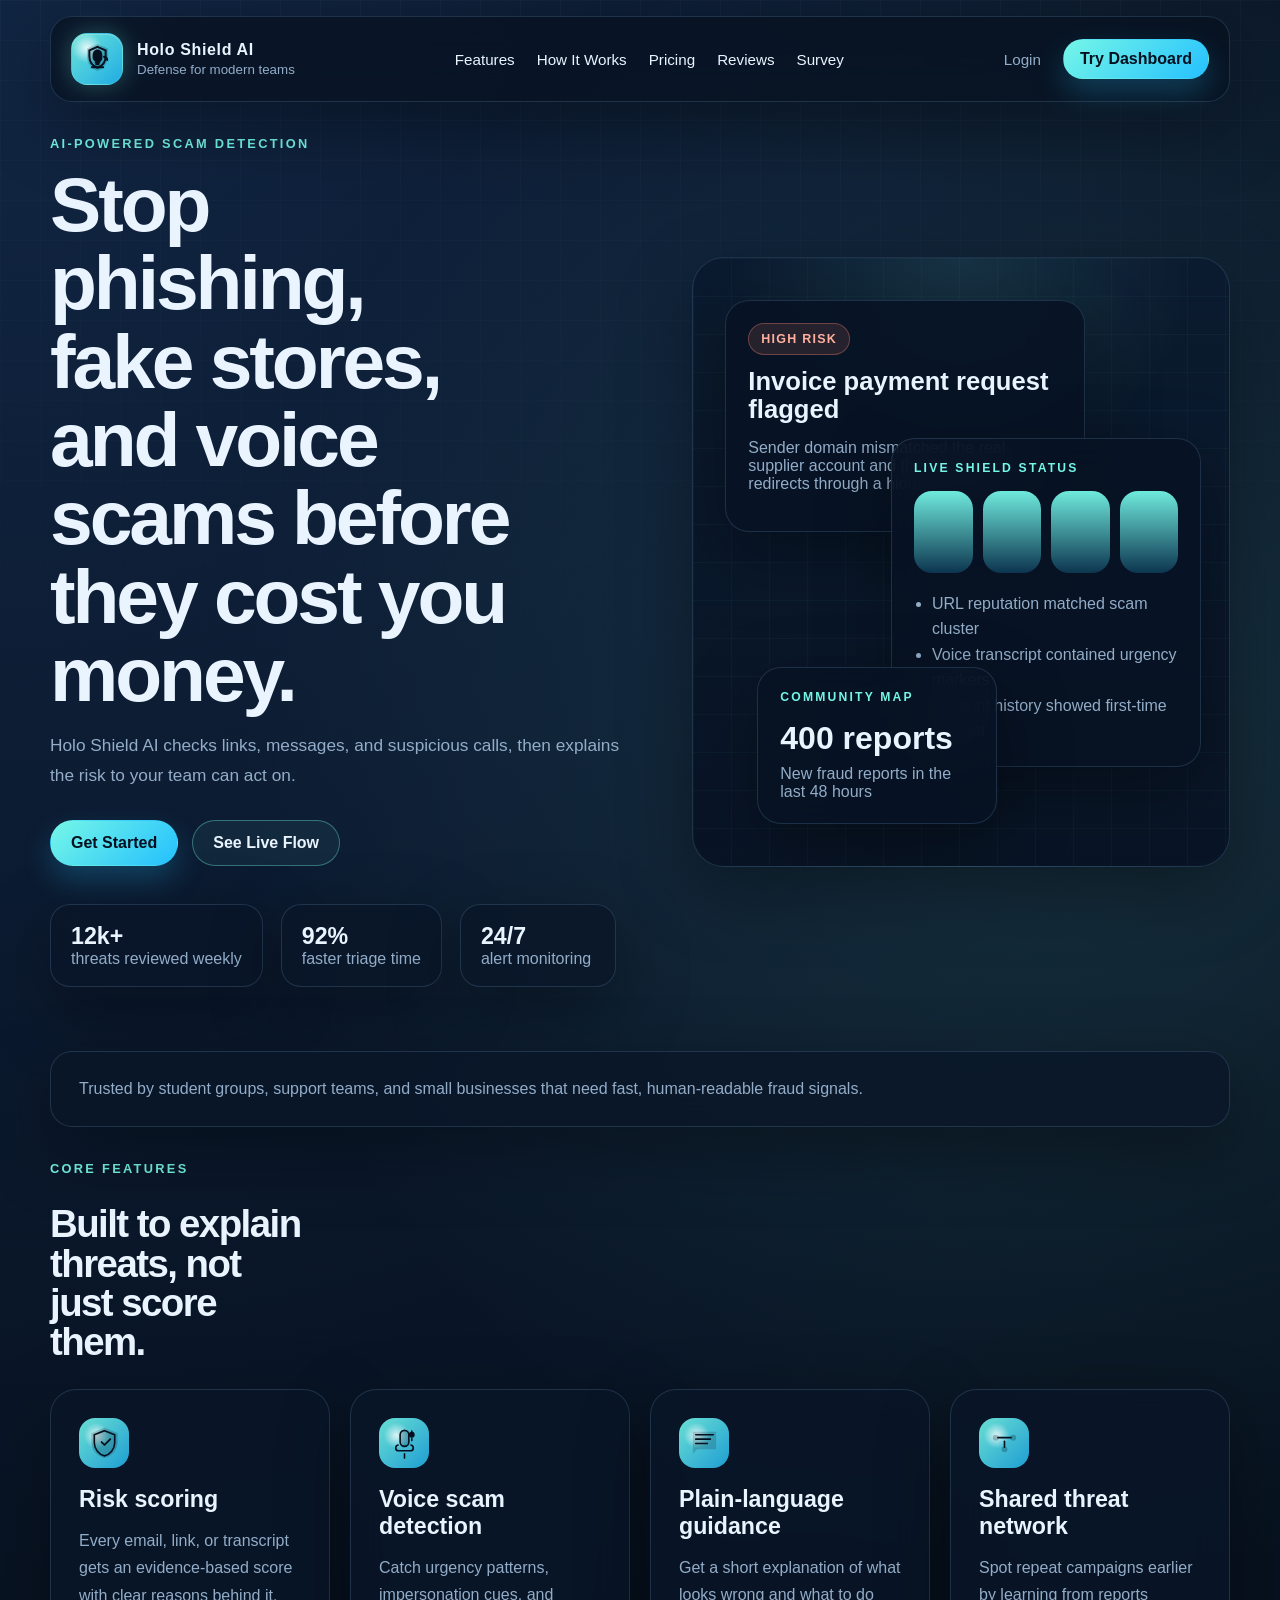
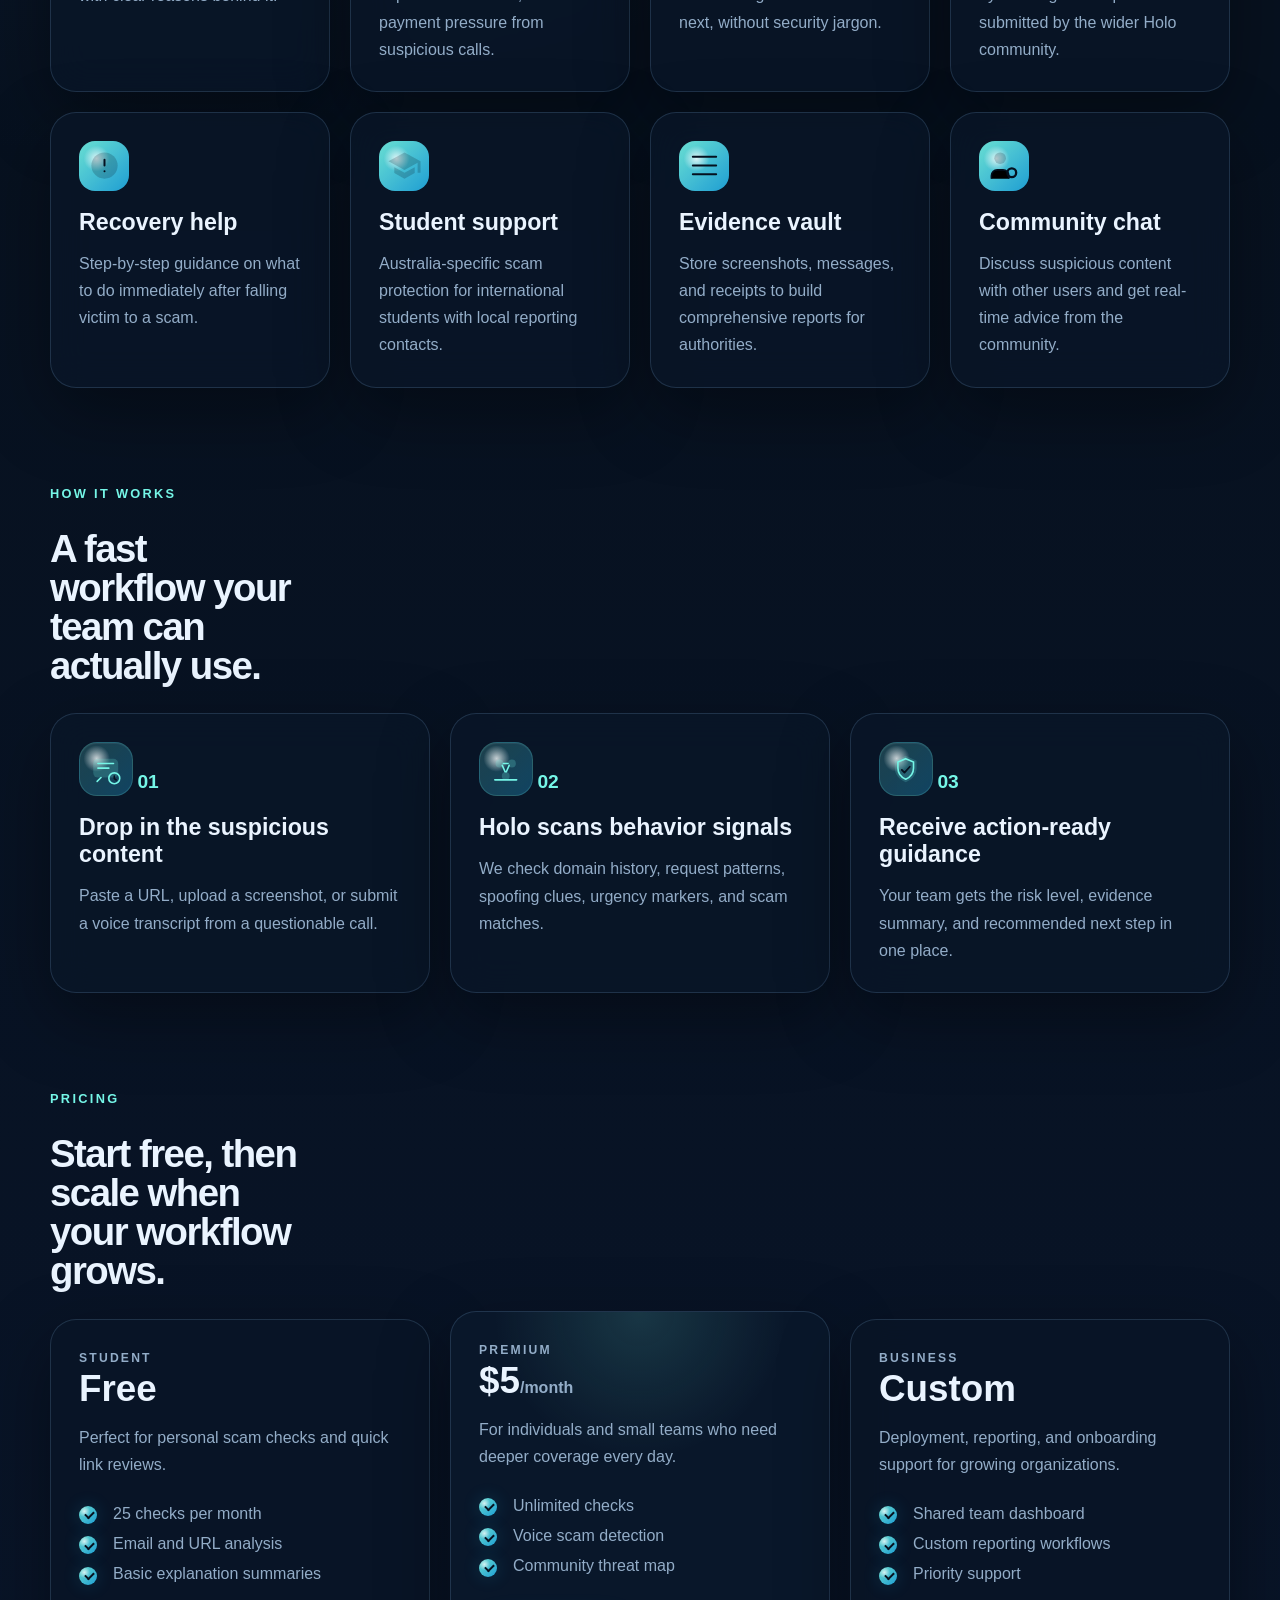
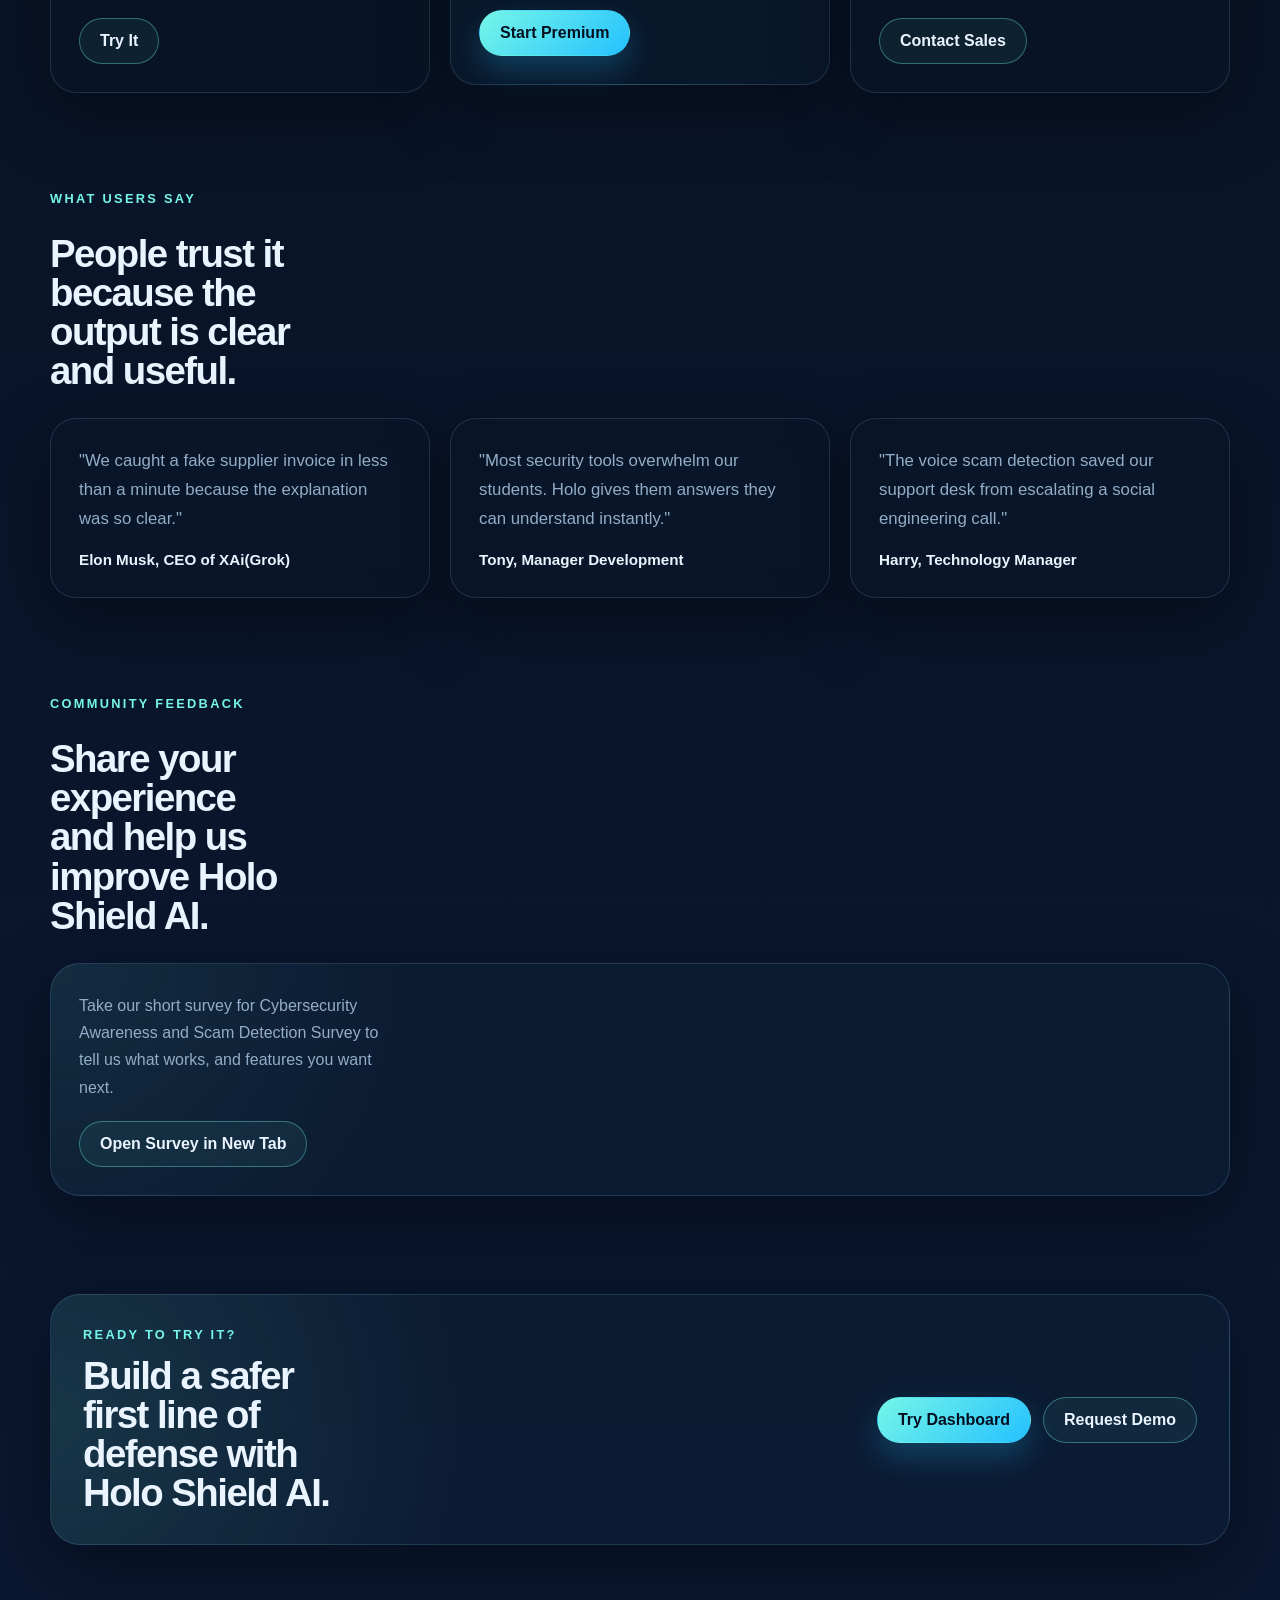
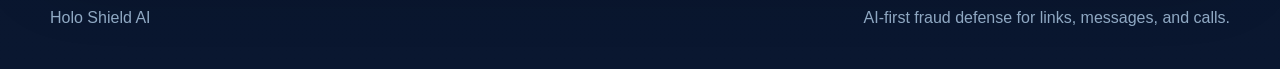
<file: index.html>
<!DOCTYPE html>
<html lang="en">
<head>
  <meta charset="UTF-8">
  <meta name="viewport" content="width=device-width, initial-scale=1.0">
  <title>Holo Shield AI</title>
  <link rel="stylesheet" href="Holo.css">
</head>
<body>
  <div class="site-shell">
    <header class="topbar">
      <a class="brand" href="#home">
        <span class="brand-mark" aria-hidden="true">
          <svg viewBox="0 0 48 48" focusable="false">
            <path d="M24 5l13 5.6v9.3c0 8.1-5 15.4-13 18.1-8-2.7-13-10-13-18.1v-9.3L24 5z" fill="currentColor" opacity="0.18"/>
            <path d="M24 8.4l10 4.4v7.1c0 6.3-3.8 11.9-10 14.2-6.2-2.3-10-7.9-10-14.2v-7.1L24 8.4z" fill="none" stroke="currentColor" stroke-width="2"/>
            <path d="M18 19c0-4.6 2.6-7.4 6-7.4s6 2.8 6 7.4v3.1c0 1.5-.6 2.9-1.8 3.9l-1.8 1.5V31h-5v-4.2l-1.6-1.3c-1.2-1-1.8-2.4-1.8-3.9V19z" fill="currentColor"/>
            <path d="M19.5 19.2h9" fill="none" stroke="var(--bg)" stroke-width="1.8" stroke-linecap="round"/>
            <path d="M17 33.5h14" fill="none" stroke="currentColor" stroke-width="2" stroke-linecap="round"/>
            <path d="M24 14.5v10.2" fill="none" stroke="var(--bg)" stroke-width="1.8" stroke-linecap="round"/>
            <path d="M21.6 27.6h4.8" fill="none" stroke="var(--bg)" stroke-width="1.8" stroke-linecap="round"/>
            <path d="M32 20.5c2.4.4 4 1.8 4 4.2" fill="none" stroke="currentColor" stroke-width="2" stroke-linecap="round"/>
          </svg>
        </span>
        <span class="brand-copy">
          <strong>Holo Shield AI</strong>
          <small>Defense for modern teams</small>
        </span>
      </a>

      <nav class="nav">
        <a href="#features">Features</a>
        <a href="#workflow">How It Works</a>
        <a href="#pricing">Pricing</a>
        <a href="#reviews">Reviews</a>
        <a href="#survey">Survey</a>
      </nav>

      <div class="nav-actions">
        <a class="text-link" href="Login.html">Login</a>
        <a class="button button-small" href="dashboard.html">Try Dashboard</a>
      </div>
    </header>

    <main id="home">
      <section class="hero section">
        <div class="hero-copy">
          <p class="eyebrow">AI-powered scam detection</p>
          <h1>Stop phishing, fake stores, and voice scams before they cost you money.</h1>
          <p class="lead">
            Holo Shield AI checks links, messages, and suspicious calls, then explains the risk to your team can act on.
          </p>

          <div class="hero-actions">
            <a class="button" href="dashboard.html">Get Started</a>
            <a class="button button-ghost" href="#workflow">See Live Flow</a>
          </div>

          <div class="hero-stats">
            <article>
              <strong>12k+</strong>
              <span>threats reviewed weekly</span>
            </article>
            <article>
              <strong>92%</strong>
              <span>faster triage time</span>
            </article>
            <article>
              <strong>24/7</strong>
              <span>alert monitoring</span>
            </article>
          </div>
        </div>

        <div class="hero-panel" aria-label="Holo Shield dashboard preview">
          <div class="panel-grid"></div>

          <article class="float-card alert-card">
            <div class="badge badge-danger">High Risk</div>
            <h2>Invoice payment request flagged</h2>
            <p>Sender domain mismatched the real supplier account and the payment link redirects through a hidden tracker.</p>
          </article>

          <article class="float-card signal-card">
            <p class="card-label">Live Shield Status</p>
            <div class="signal-meter">
              <span></span>
              <span></span>
              <span></span>
              <span></span>
            </div>
            <ul class="signal-list">
              <li>URL reputation matched scam cluster</li>
              <li>Voice transcript contained urgency markers</li>
              <li>Account history showed first-time request</li>
            </ul>
          </article>

          <article class="float-card mini-card">
            <p class="card-label">Community map</p>
            <strong>400 reports</strong>
            <span>New fraud reports in the last 48 hours</span>
          </article>
        </div>
      </section>

      <section class="trust-strip section">
        <p>Trusted by student groups, support teams, and small businesses that need fast, human-readable fraud signals.</p>
      </section>

      <section class="features section" id="features">
        <div class="section-heading">
          <p class="eyebrow">Core Features</p>
          <h2>Built to explain threats, not just score them.</h2>
        </div>

        <div class="feature-grid">
          <article class="feature-card">
            <span class="feature-icon" aria-hidden="true">
              <svg viewBox="0 0 24 24" aria-hidden="true" focusable="false">
                <path d="M12 1L3 5v6c0 5.25 3.91 9.73 9 11 5.09-1.27 9-5.75 9-11V5l-9-4z" fill="currentColor" opacity="0.2"/>
                <path d="M12 3.2L19 6v5.5c0 4.37-3.24 8.12-7 9-3.76-.88-7-4.63-7-9V6l7-2.8z" fill="transparent" stroke="currentColor" stroke-width="1.6"/>
                <path d="M10 11l2 2 4-4" fill="none" stroke="var(--bg)" stroke-width="1.8" stroke-linecap="round" stroke-linejoin="round"/>
              </svg>
            </span>
            <h3>Risk scoring</h3>
            <p>Every email, link, or transcript gets an evidence-based score with clear reasons behind it.</p>
          </article>

          <article class="feature-card">
            <span class="feature-icon" aria-hidden="true">
              <svg viewBox="0 0 24 24" aria-hidden="true" focusable="false">
                <path d="M12 3a3 3 0 0 1 3 3v5a3 3 0 0 1-6 0V6a3 3 0 0 1 3-3z" fill="currentColor" opacity="0.2"/>
                <path d="M9 6a3 3 0 0 1 6 0v5a3 3 0 0 1-6 0V6z" fill="none" stroke="currentColor" stroke-width="1.6"/>
                <path d="M8 13c-1.1 0-2 .9-2 2s.9 2 2 2h8c1.1 0 2-.9 2-2s-.9-2-2-2" fill="none" stroke="currentColor" stroke-width="1.6"/>
                <path d="M12 19v3" stroke="currentColor" stroke-width="1.6" stroke-linecap="round"/>
                <circle cx="17" cy="6" r="2" fill="currentColor"/>
                <path d="M17 3.5v1.5M17 8.5v1.5" stroke="currentColor" stroke-width="1.6" stroke-linecap="round"/>
              </svg>
            </span>
            <h3>Voice scam detection</h3>
            <p>Catch urgency patterns, impersonation cues, and payment pressure from suspicious calls.</p>
          </article>

          <article class="feature-card">
            <span class="feature-icon" aria-hidden="true">
              <svg viewBox="0 0 24 24" aria-hidden="true" focusable="false">
                <path d="M4 4h16v12H7l-3 3V4z" fill="currentColor" opacity="0.18"/>
                <path d="M6 6h12M6 9h10M6 12h8" fill="none" stroke="currentColor" stroke-width="1.6" stroke-linecap="round"/>
              </svg>
            </span>
            <h3>Plain-language guidance</h3>
            <p>Get a short explanation of what looks wrong and what to do next, without security jargon.</p>
          </article>

          <article class="feature-card">
            <span class="feature-icon" aria-hidden="true">
              <svg viewBox="0 0 24 24" aria-hidden="true" focusable="false">
                <circle cx="6" cy="8" r="2" fill="currentColor" opacity="0.25"/>
                <circle cx="18" cy="8" r="2" fill="currentColor" opacity="0.25"/>
                <circle cx="12" cy="16" r="2" fill="currentColor" opacity="0.25"/>
                <path d="M7.5 8h9" stroke="currentColor" stroke-width="1.6" stroke-linecap="round"/>
                <path d="M12 10.5v4" stroke="currentColor" stroke-width="1.6" stroke-linecap="round"/>
              </svg>
            </span>
            <h3>Shared threat network</h3>
            <p>Spot repeat campaigns earlier by learning from reports submitted by the wider Holo community.</p>
          </article>

          <article class="feature-card">
            <span class="feature-icon" aria-hidden="true">
              <svg viewBox="0 0 24 24" aria-hidden="true" focusable="false">
                <circle cx="12" cy="12" r="9" fill="currentColor" opacity="0.2"/>
                <path d="M12 8v4M12 16h.01" stroke="currentColor" stroke-width="2" stroke-linecap="round"/>
              </svg>
            </span>
            <h3>Recovery help</h3>
            <p>Step-by-step guidance on what to do immediately after falling victim to a scam.</p>
          </article>

          <article class="feature-card">
            <span class="feature-icon" aria-hidden="true">
              <svg viewBox="0 0 24 24" aria-hidden="true" focusable="false">
                <path d="M12 3L1 9l11 6 9-4.91V17h2V9L12 3z" fill="currentColor" opacity="0.2"/>
                <path d="M5 13.18v4L12 21l7-3.82v-4L12 17l-7-3.82z" fill="currentColor" opacity="0.2"/>
              </svg>
            </span>
            <h3>Student support</h3>
            <p>Australia-specific scam protection for international students with local reporting contacts.</p>
          </article>

          <article class="feature-card">
            <span class="feature-icon" aria-hidden="true">
              <svg viewBox="0 0 24 24" aria-hidden="true" focusable="false">
                <path d="M4 6h16M4 12h16M4 18h16" stroke="currentColor" stroke-width="2" stroke-linecap="round"/>
              </svg>
            </span>
            <h3>Evidence vault</h3>
            <p>Store screenshots, messages, and receipts to build comprehensive reports for authorities.</p>
          </article>

          <article class="feature-card">
            <span class="feature-icon" aria-hidden="true">
              <svg viewBox="0 0 24 24" aria-hidden="true" focusable="false">
                <circle cx="9" cy="7" r="4" fill="currentColor" opacity="0.2"/>
                <path d="M3 21v-2a4 4 0 0 1 4-4h4a4 4 0 0 1 4 4v2" stroke="currentColor" stroke-width="1.6"/>
                <circle cx="17" cy="17" r="3" stroke="currentColor" stroke-width="1.6" fill="none"/>
              </svg>
            </span>
            <h3>Community chat</h3>
            <p>Discuss suspicious content with other users and get real-time advice from the community.</p>
          </article>
        </div>
      </section>

      <section class="workflow section" id="workflow">
        <div class="section-heading">
          <p class="eyebrow">How It Works</p>
          <h2>A fast workflow your team can actually use.</h2>
        </div>

        <div class="workflow-grid">
          <article class="workflow-step">
            <span class="workflow-icon" aria-hidden="true">
              <svg viewBox="0 0 24 24" aria-hidden="true" focusable="false">
                <rect x="4" y="5" width="16" height="12" rx="3" fill="currentColor" opacity="0.2"/>
                <path d="M7 8h10M7 11h7M9 17l-2.5 2.5" fill="none" stroke="currentColor" stroke-width="1.6" stroke-linecap="round"/>
                <circle cx="17.5" cy="17.5" r="3.5" fill="none" stroke="currentColor" stroke-width="1.6"/>
                <path d="M17.5 16v1.7l1.2.8" fill="none" stroke="var(--bg)" stroke-width="1.6" stroke-linecap="round" stroke-linejoin="round"/>
              </svg>
            </span>
            <span>01</span>
            <h3>Drop in the suspicious content</h3>
            <p>Paste a URL, upload a screenshot, or submit a voice transcript from a questionable call.</p>
          </article>

          <article class="workflow-step">
            <span class="workflow-icon" aria-hidden="true">
              <svg viewBox="0 0 24 24" aria-hidden="true" focusable="false">
                <circle cx="8" cy="8" r="2.5" fill="currentColor" opacity="0.22"/>
                <circle cx="16" cy="8" r="2.5" fill="currentColor" opacity="0.22"/>
                <circle cx="12" cy="16" r="2.5" fill="currentColor" opacity="0.22"/>
                <path d="M9.8 9.2l1.8 4.1M14.2 9.2l-1.8 4.1M10.5 8h3" fill="none" stroke="currentColor" stroke-width="1.6" stroke-linecap="round"/>
                <path d="M5 18.5h14" fill="none" stroke="currentColor" stroke-width="1.6" stroke-linecap="round"/>
              </svg>
            </span>
            <span>02</span>
            <h3>Holo scans behavior signals</h3>
            <p>We check domain history, request patterns, spoofing clues, urgency markers, and scam matches.</p>
          </article>

          <article class="workflow-step">
            <span class="workflow-icon" aria-hidden="true">
              <svg viewBox="0 0 24 24" aria-hidden="true" focusable="false">
                <path d="M12 3l7 3.2v4.7c0 4-2.7 7.4-7 9.1-4.3-1.7-7-5.1-7-9.1V6.2L12 3z" fill="currentColor" opacity="0.18"/>
                <path d="M12 4.9l5 2.2v3.8c0 3.1-2 5.9-5 7.2-3-1.3-5-4.1-5-7.2V7.1l5-2.2z" fill="none" stroke="currentColor" stroke-width="1.6"/>
                <path d="M9.5 12.1l1.7 1.7 3.4-3.7" fill="none" stroke="var(--bg)" stroke-width="1.8" stroke-linecap="round" stroke-linejoin="round"/>
              </svg>
            </span>
            <span>03</span>
            <h3>Receive action-ready guidance</h3>
            <p>Your team gets the risk level, evidence summary, and recommended next step in one place.</p>
          </article>
        </div>
      </section>

      <section class="pricing section" id="pricing">
        <div class="section-heading">
          <p class="eyebrow">Pricing</p>
          <h2>Start free, then scale when your workflow grows.</h2>
        </div>

        <div class="pricing-grid">
          <article class="price-card">
            <p class="tier">Student</p>
            <h3>Free</h3>
            <p>Perfect for personal scam checks and quick link reviews.</p>
            <ul class="price-list">
              <li>25 checks per month</li>
              <li>Email and URL analysis</li>
              <li>Basic explanation summaries</li>
            </ul>
            <a class="button button-ghost" href="#cta">Try It</a>
          </article>

          <article class="price-card featured">
            <p class="tier">Premium</p>
            <h3>$5<span>/month</span></h3>
            <p>For individuals and small teams who need deeper coverage every day.</p>
            <ul class="price-list">
              <li>Unlimited checks</li>
              <li>Voice scam detection</li>
              <li>Community threat map</li>
            </ul>
            <a class="button" href="#cta">Start Premium</a>
          </article>

          <article class="price-card">
            <p class="tier">Business</p>
            <h3>Custom</h3>
            <p>Deployment, reporting, and onboarding support for growing organizations.</p>
            <ul class="price-list">
              <li>Shared team dashboard</li>
              <li>Custom reporting workflows</li>
              <li>Priority support</li>
            </ul>
            <a class="button button-ghost" href="#cta">Contact Sales</a>
          </article>
        </div>
      </section>

      <section class="reviews section" id="reviews">
        <div class="section-heading">
          <p class="eyebrow">What Users Say</p>
          <h2>People trust it because the output is clear and useful.</h2>
        </div>

        <div class="review-grid">
          <article class="review-card">
            <p>"We caught a fake supplier invoice in less than a minute because the explanation was so clear."</p>
            <strong>Elon Musk, CEO of XAi(Grok)</strong>
          </article>

          <article class="review-card">
            <p>"Most security tools overwhelm our students. Holo gives them answers they can understand instantly."</p>
            <strong>Tony, Manager Development</strong>
          </article>

          <article class="review-card">
            <p>"The voice scam detection saved our support desk from escalating a social engineering call."</p>
            <strong>Harry, Technology Manager</strong>
          </article>
        </div>
      </section>

      <section class="survey section" id="survey">
        <div class="section-heading">
          <p class="eyebrow">Community Feedback</p>
          <h2>Share your experience and help us improve Holo Shield AI.</h2>
        </div>

        <div class="survey-card">
          <div class="survey-copy">
            <p>
              Take our short survey for Cybersecurity Awareness and Scam Detection Survey to tell us what works, and features you want next.
            </p>
            <a
              class="button button-ghost"
              href="https://docs.google.com/forms/d/e/1FAIpQLSfQFFez-EO8JziGDzxKYPSza-e4_glhobLTakRqZ3zsqFNPJg/viewform"
              target="_blank"
              rel="noopener noreferrer"
            >
              Open Survey in New Tab
            </a>
          </div>

          
        </div>
      </section>

      <section class="cta section" id="cta">
        <div class="cta-card">
          <div>
            <p class="eyebrow">Ready to try it?</p>
            <h2>Build a safer first line of defense with Holo Shield AI.</h2>
          </div>
          <div style="display: flex; gap: 12px; flex-wrap: wrap;">
            <a class="button" href="dashboard.html">Try Dashboard</a>
            <a class="button button-ghost" href="mailto:tranbaphuchung2005@gmail.com">Request Demo</a>
          </div>
        </div>
      </section>
    </main>

    <footer class="footer">
      <p>Holo Shield AI</p>
      <p>AI-first fraud defense for links, messages, and calls.</p>
    </footer>
  </div>
</body>
</html>
</file>
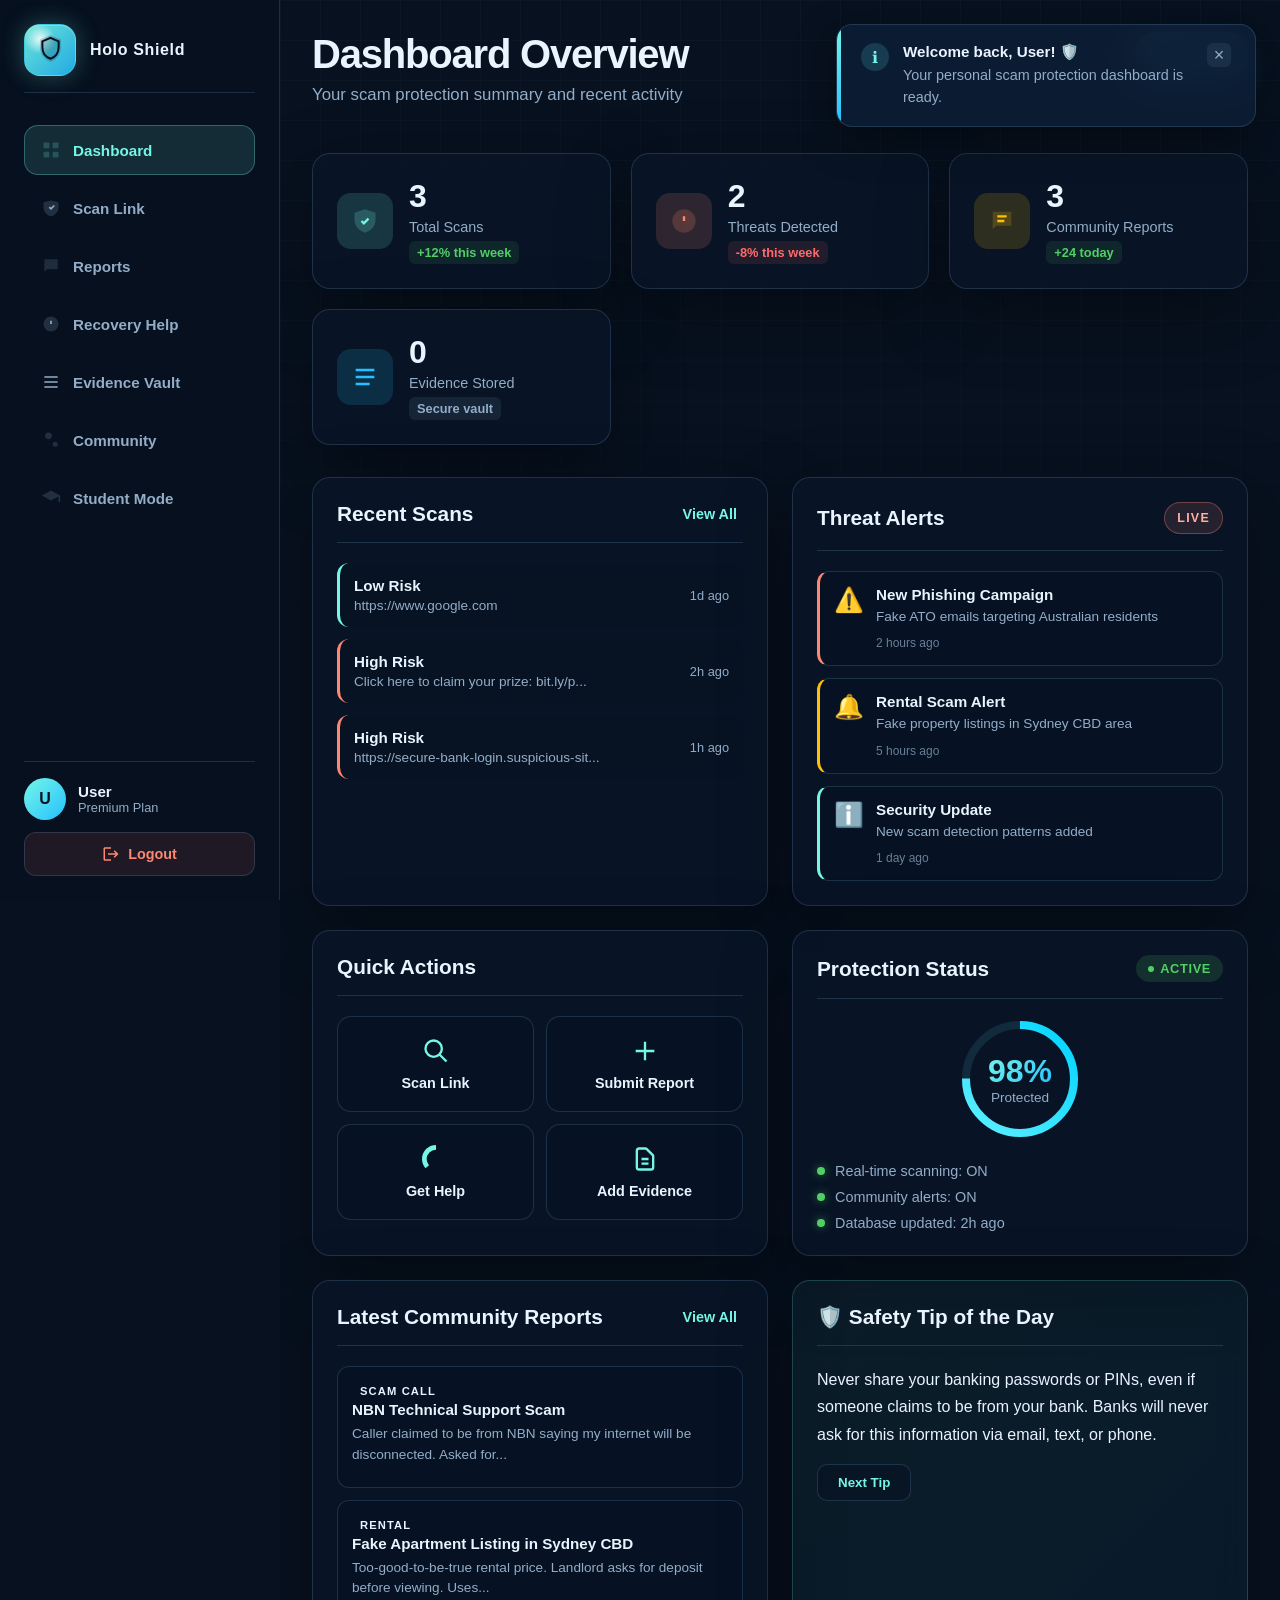
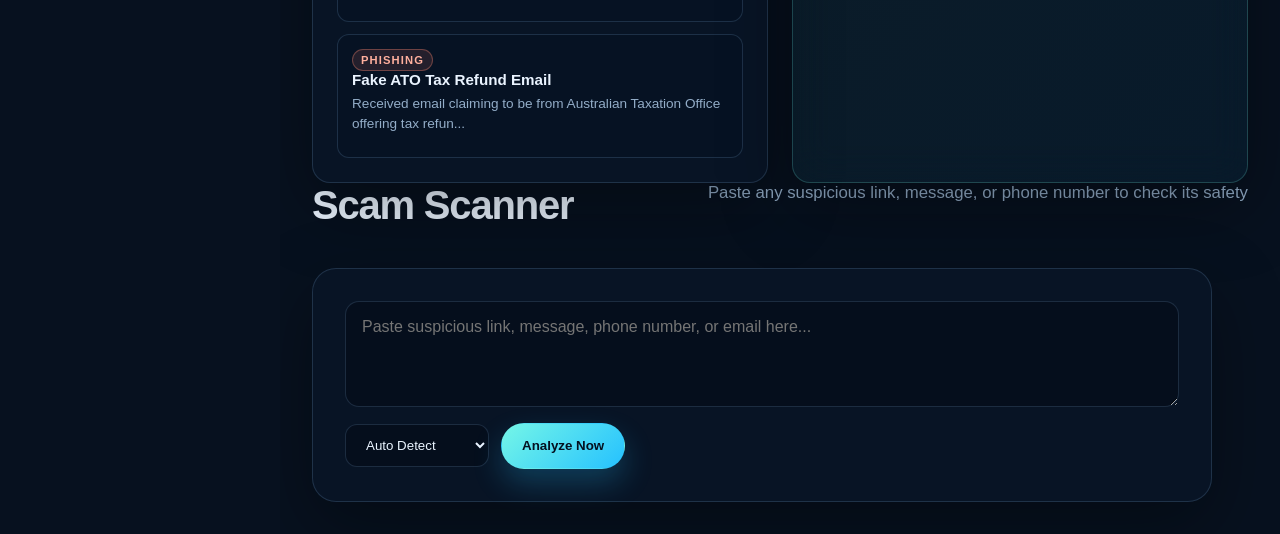
<file: dashboard.html>
<!DOCTYPE html>
<html lang="en">
<head>
  <meta charset="UTF-8">
  <meta name="viewport" content="width=device-width, initial-scale=1.0">
  <title>Dashboard | Holo Shield AI</title>
  <link rel="stylesheet" href="Holo.css">
  <link rel="stylesheet" href="dashboard.css">
</head>
<body>
  <div class="dashboard-shell">
    <aside class="sidebar">
      <a class="brand" href="index.html">
        <span class="brand-mark" aria-hidden="true">
          <svg viewBox="0 0 48 48" focusable="false">
            <path d="M24 5l13 5.6v9.3c0 8.1-5 15.4-13 18.1-8-2.7-13-10-13-18.1v-9.3L24 5z" fill="currentColor" opacity="0.18"/>
            <path d="M24 8.4l10 4.4v7.1c0 6.3-3.8 11.9-10 14.2-6.2-2.3-10-7.9-10-14.2v-7.1L24 8.4z" fill="none" stroke="currentColor" stroke-width="2"/>
          </svg>
        </span>
        <span class="brand-copy">
          <strong>Holo Shield</strong>
        </span>
      </a>

      <nav class="sidebar-nav">
        <button class="nav-item active" data-view="dashboard">
          <svg viewBox="0 0 24 24"><rect x="3" y="3" width="7" height="7" rx="1" fill="currentColor" opacity="0.2"/><rect x="14" y="3" width="7" height="7" rx="1" fill="currentColor" opacity="0.2"/><rect x="3" y="14" width="7" height="7" rx="1" fill="currentColor" opacity="0.2"/><rect x="14" y="14" width="7" height="7" rx="1" fill="currentColor" opacity="0.2"/></svg>
          Dashboard
        </button>
        <button class="nav-item" data-view="scanner">
          <svg viewBox="0 0 24 24"><path d="M12 3L3 5v6c0 5.25 3.91 9.73 9 11 5.09-1.27 9-5.75 9-11V5l-9-2z" fill="currentColor" opacity="0.2"/><path d="M10 11l2 2 4-4" fill="none" stroke="currentColor" stroke-width="2"/></svg>
          Scan Link
        </button>
        <button class="nav-item" data-view="reports">
          <svg viewBox="0 0 24 24"><path d="M4 4h16v12H7l-3 3V4z" fill="currentColor" opacity="0.18"/></svg>
          Reports
        </button>
        <button class="nav-item" data-view="recovery">
          <svg viewBox="0 0 24 24"><circle cx="12" cy="12" r="9" fill="currentColor" opacity="0.2"/><path d="M12 8v4M12 16h.01" stroke="currentColor" stroke-width="2"/></svg>
          Recovery Help
        </button>
        <button class="nav-item" data-view="evidence">
          <svg viewBox="0 0 24 24"><path d="M4 6h16M4 12h16M4 18h16" stroke="currentColor" stroke-width="2"/></svg>
          Evidence Vault
        </button>
        <button class="nav-item" data-view="community">
          <svg viewBox="0 0 24 24"><circle cx="9" cy="7" r="4" fill="currentColor" opacity="0.2"/><circle cx="17" cy="17" r="3" fill="currentColor" opacity="0.2"/></svg>
          Community
        </button>
        <button class="nav-item" data-view="student">
          <svg viewBox="0 0 24 24"><path d="M12 3L1 9l11 6 9-4.91V17h2V9L12 3z" fill="currentColor" opacity="0.2"/></svg>
          Student Mode
        </button>
      </nav>

      <div class="sidebar-footer">
        <div class="user-profile">
          <div class="avatar" id="user-avatar">U</div>
          <div>
            <strong id="user-name">User</strong>
            <small id="user-plan">Premium Plan</small>
          </div>
        </div>
        <button class="logout-btn" id="logout-btn">
          <svg viewBox="0 0 24 24"><path d="M17 7l-1.41 1.41L18.17 11H8v2h10.17l-2.58 2.58L17 17l5-5zM4 5h8V3H4c-1.1 0-2 .9-2 2v14c0 1.1.9 2 2 2h8v-2H4V5z" fill="currentColor"/></svg>
          Logout
        </button>
      </div>
    </aside>

    <main class="dashboard-main">
      <!-- Dashboard Overview -->
      <section class="view active" id="dashboard-view">
        <div class="view-header">
          <div>
            <h1>Dashboard Overview</h1>
            <p>Your scam protection summary and recent activity</p>
          </div>
          <button class="button" id="quick-scan-btn">Quick Scan</button>
        </div>

        <!-- Stats Cards -->
        <div class="stats-grid">
          <div class="stat-card">
            <div class="stat-icon safe">
              <svg viewBox="0 0 24 24"><path d="M12 2L3 5v6c0 5.25 3.91 9.73 9 11 5.09-1.27 9-5.75 9-11V5l-9-3z" fill="currentColor" opacity="0.2"/><path d="M9 12l2 2 4-4" stroke="currentColor" stroke-width="2" fill="none"/></svg>
            </div>
            <div class="stat-content">
              <h3 id="total-scans">0</h3>
              <p>Total Scans</p>
              <span class="stat-trend up">+12% this week</span>
            </div>
          </div>

          <div class="stat-card">
            <div class="stat-icon danger">
              <svg viewBox="0 0 24 24"><circle cx="12" cy="12" r="10" fill="currentColor" opacity="0.2"/><path d="M12 8v4M12 16h.01" stroke="currentColor" stroke-width="2"/></svg>
            </div>
            <div class="stat-content">
              <h3 id="threats-blocked">0</h3>
              <p>Threats Detected</p>
              <span class="stat-trend down">-8% this week</span>
            </div>
          </div>

          <div class="stat-card">
            <div class="stat-icon warning">
              <svg viewBox="0 0 24 24"><path d="M4 4h16v12H7l-3 3V4z" fill="currentColor" opacity="0.18"/><path d="M8 8h8M8 12h6" stroke="currentColor" stroke-width="2"/></svg>
            </div>
            <div class="stat-content">
              <h3 id="community-reports">0</h3>
              <p>Community Reports</p>
              <span class="stat-trend up">+24 today</span>
            </div>
          </div>

          <div class="stat-card">
            <div class="stat-icon info">
              <svg viewBox="0 0 24 24"><path d="M4 6h16M4 12h16M4 18h12" stroke="currentColor" stroke-width="2"/></svg>
            </div>
            <div class="stat-content">
              <h3 id="evidence-count">0</h3>
              <p>Evidence Stored</p>
              <span class="stat-trend neutral">Secure vault</span>
            </div>
          </div>
        </div>

        <!-- Recent Activity & Quick Actions -->
        <div class="dashboard-grid">
          <!-- Recent Scans -->
          <div class="dashboard-card">
            <div class="card-header">
              <h2>Recent Scans</h2>
              <button class="text-btn" data-view="scanner">View All</button>
            </div>
            <div id="recent-scans" class="activity-list">
              <div class="empty-state">
                <svg viewBox="0 0 24 24"><path d="M12 2L3 5v6c0 5.25 3.91 9.73 9 11 5.09-1.27 9-5.75 9-11V5l-9-3z" fill="currentColor" opacity="0.2"/></svg>
                <p>No scans yet</p>
                <small>Start by scanning a suspicious link or message</small>
              </div>
            </div>
          </div>

          <!-- Threat Alerts -->
          <div class="dashboard-card">
            <div class="card-header">
              <h2>Threat Alerts</h2>
              <span class="badge badge-danger">Live</span>
            </div>
            <div class="alert-list">
              <div class="alert-item high">
                <div class="alert-icon">⚠️</div>
                <div class="alert-content">
                  <h4>New Phishing Campaign</h4>
                  <p>Fake ATO emails targeting Australian residents</p>
                  <span class="alert-time">2 hours ago</span>
                </div>
              </div>
              <div class="alert-item medium">
                <div class="alert-icon">🔔</div>
                <div class="alert-content">
                  <h4>Rental Scam Alert</h4>
                  <p>Fake property listings in Sydney CBD area</p>
                  <span class="alert-time">5 hours ago</span>
                </div>
              </div>
              <div class="alert-item low">
                <div class="alert-icon">ℹ️</div>
                <div class="alert-content">
                  <h4>Security Update</h4>
                  <p>New scam detection patterns added</p>
                  <span class="alert-time">1 day ago</span>
                </div>
              </div>
            </div>
          </div>

          <!-- Quick Actions -->
          <div class="dashboard-card">
            <div class="card-header">
              <h2>Quick Actions</h2>
            </div>
            <div class="quick-actions">
              <button class="action-btn" data-view="scanner">
                <svg viewBox="0 0 24 24"><path d="M21 21l-6-6m2-5a7 7 0 11-14 0 7 7 0 0114 0z" stroke="currentColor" stroke-width="2" fill="none"/></svg>
                <span>Scan Link</span>
              </button>
              <button class="action-btn" data-view="reports">
                <svg viewBox="0 0 24 24"><path d="M12 4v16m8-8H4" stroke="currentColor" stroke-width="2"/></svg>
                <span>Submit Report</span>
              </button>
              <button class="action-btn" data-view="recovery">
                <svg viewBox="0 0 24 24"><path d="M4 12a8 8 0 018-8V0C5.373 0 0 5.373 0 12h4zm2 5.291A7.962 7.962 0 014 12H0c0 3.042 1.135 5.824 3 7.938l3-2.647z" fill="currentColor"/></svg>
                <span>Get Help</span>
              </button>
              <button class="action-btn" data-view="evidence">
                <svg viewBox="0 0 24 24"><path d="M9 12h6m-6 4h6m2 5H7a2 2 0 01-2-2V5a2 2 0 012-2h5.586a1 1 0 01.707.293l5.414 5.414a1 1 0 01.293.707V19a2 2 0 01-2 2z" stroke="currentColor" stroke-width="2" fill="none"/></svg>
                <span>Add Evidence</span>
              </button>
            </div>
          </div>

          <!-- Protection Status -->
          <div class="dashboard-card status-card">
            <div class="card-header">
              <h2>Protection Status</h2>
              <span class="status-indicator active">Active</span>
            </div>
            <div class="status-content">
              <div class="status-circle">
                <svg viewBox="0 0 120 120">
                  <circle cx="60" cy="60" r="54" fill="none" stroke="rgba(96, 239, 255, 0.1)" stroke-width="8"/>
                  <circle cx="60" cy="60" r="54" fill="none" stroke="url(#gradient)" stroke-width="8" stroke-dasharray="339.292" stroke-dashoffset="84.823" transform="rotate(-90 60 60)"/>
                  <defs>
                    <linearGradient id="gradient" x1="0%" y1="0%" x2="100%" y2="100%">
                      <stop offset="0%" style="stop-color:#60efff;stop-opacity:1" />
                      <stop offset="100%" style="stop-color:#00d4ff;stop-opacity:1" />
                    </linearGradient>
                  </defs>
                </svg>
                <div class="status-text">
                  <h3>98%</h3>
                  <p>Protected</p>
                </div>
              </div>
              <div class="status-details">
                <div class="status-item">
                  <span class="status-dot safe"></span>
                  <span>Real-time scanning: ON</span>
                </div>
                <div class="status-item">
                  <span class="status-dot safe"></span>
                  <span>Community alerts: ON</span>
                </div>
                <div class="status-item">
                  <span class="status-dot safe"></span>
                  <span>Database updated: 2h ago</span>
                </div>
              </div>
            </div>
          </div>

          <!-- Recent Reports -->
          <div class="dashboard-card">
            <div class="card-header">
              <h2>Latest Community Reports</h2>
              <button class="text-btn" data-view="reports">View All</button>
            </div>
            <div id="recent-reports" class="report-list">
              <div class="empty-state">
                <svg viewBox="0 0 24 24"><path d="M4 4h16v12H7l-3 3V4z" fill="currentColor" opacity="0.18"/></svg>
                <p>No reports yet</p>
                <small>Be the first to report a scam</small>
              </div>
            </div>
          </div>

          <!-- Safety Tips -->
          <div class="dashboard-card tips-card">
            <div class="card-header">
              <h2>🛡️ Safety Tip of the Day</h2>
            </div>
            <div class="tip-content">
              <p class="tip-text" id="daily-tip">Never share your banking passwords or PINs, even if someone claims to be from your bank. Banks will never ask for this information via email, text, or phone.</p>
              <button class="tip-btn" id="next-tip">Next Tip</button>
            </div>
          </div>
        </div>
      </section>

      <!-- Scanner View -->
      <section class="view active" id="scanner-view">
        <div class="view-header">
          <h1>Scam Scanner</h1>
          <p>Paste any suspicious link, message, or phone number to check its safety</p>
        </div>

        <div class="scanner-card">
          <div class="input-group">
            <textarea id="scan-input" placeholder="Paste suspicious link, message, phone number, or email here..." rows="4"></textarea>
            <div class="scanner-actions">
              <select id="scan-type">
                <option value="auto">Auto Detect</option>
                <option value="url">Website/Link</option>
                <option value="email">Email</option>
                <option value="phone">Phone Number</option>
                <option value="message">Text Message</option>
              </select>
              <button class="button" id="scan-btn">Analyze Now</button>
            </div>
          </div>

          <div id="scan-result" class="scan-result hidden">
            <div class="risk-meter">
              <div class="risk-visual">
                <div class="risk-needle" id="risk-needle"></div>
                <div class="risk-zones">
                  <span class="zone-low">Low</span>
                  <span class="zone-med">Medium</span>
                  <span class="zone-high">High</span>
                </div>
              </div>
              <div class="risk-score">
                <h2 id="risk-level">Analyzing...</h2>
                <p id="risk-description"></p>
              </div>
            </div>

            <div class="threat-details">
              <h3>Threat Analysis</h3>
              <ul id="threat-indicators"></ul>
            </div>

            <div class="action-buttons">
              <button class="button" id="save-report-btn">Save Report</button>
              <button class="button button-ghost" id="recovery-btn">Get Recovery Help</button>
            </div>
          </div>
        </div>
      </section>

      <!-- Reports View -->
      <section class="view" id="reports-view">
        <div class="view-header">
          <h1>Community Reports</h1>
          <p>Browse and submit scam reports from the community</p>
          <button class="button" id="new-report-btn">Submit New Report</button>
        </div>

        <div class="filter-bar">
          <button class="filter-btn active" data-category="all">All</button>
          <button class="filter-btn" data-category="phishing">Phishing</button>
          <button class="filter-btn" data-category="fake-website">Fake Websites</button>
          <button class="filter-btn" data-category="scam-call">Scam Calls</button>
          <button class="filter-btn" data-category="fake-social">Fake Social Media</button>
          <button class="filter-btn" data-category="rental">Rental Scams</button>
          <button class="filter-btn" data-category="job">Job Scams</button>
        </div>

        <div id="reports-list" class="reports-grid"></div>
      </section>

      <!-- Recovery Help View -->
      <section class="view" id="recovery-view">
        <div class="view-header">
          <h1>What Do I Do Now?</h1>
          <p>Step-by-step recovery guidance after a scam</p>
        </div>

        <div class="recovery-wizard">
          <div class="wizard-step">
            <h3>Select what happened:</h3>
            <div class="option-grid">
              <button class="option-card" data-scenario="payment">
                <svg viewBox="0 0 24 24"><path d="M3 6h18v12H3z" fill="currentColor" opacity="0.2"/></svg>
                <span>I made a payment</span>
              </button>
              <button class="option-card" data-scenario="info">
                <svg viewBox="0 0 24 24"><path d="M12 2C6.48 2 2 6.48 2 12s4.48 10 10 10 10-4.48 10-10S17.52 2 12 2z" fill="currentColor" opacity="0.2"/></svg>
                <span>I shared personal info</span>
              </button>
              <button class="option-card" data-scenario="clicked">
                <svg viewBox="0 0 24 24"><path d="M12 2l3.09 6.26L22 9.27l-5 4.87 1.18 6.88L12 17.77l-6.18 3.25L7 14.14 2 9.27l6.91-1.01L12 2z" fill="currentColor" opacity="0.2"/></svg>
                <span>I clicked a link</span>
              </button>
              <button class="option-card" data-scenario="account">
                <svg viewBox="0 0 24 24"><path d="M12 2C6.48 2 2 6.48 2 12s4.48 10 10 10 10-4.48 10-10S17.52 2 12 2z" fill="currentColor" opacity="0.2"/></svg>
                <span>Account compromised</span>
              </button>
            </div>
          </div>

          <div id="recovery-steps" class="recovery-steps hidden"></div>
        </div>
      </section>

      <!-- Evidence Vault View -->
      <section class="view" id="evidence-view">
        <div class="view-header">
          <h1>Evidence Vault</h1>
          <p>Store and organize evidence for reporting</p>
          <button class="button" id="add-evidence-btn">Add Evidence</button>
        </div>

        <div id="evidence-list" class="evidence-grid"></div>
      </section>

      <!-- Community View -->
      <section class="view" id="community-view">
        <div class="view-header">
          <h1>Community Discussion</h1>
          <p>Ask questions and share experiences</p>
        </div>

        <div class="chat-container">
          <div id="chat-messages" class="chat-messages"></div>
          <div class="chat-input-group">
            <input type="text" id="chat-input" placeholder="Ask about a suspicious link or share your experience...">
            <button class="button" id="send-chat-btn">Send</button>
          </div>
        </div>
      </section>

      <!-- Student Mode View -->
      <section class="view" id="student-view">
        <div class="view-header">
          <h1>International Student Support</h1>
          <p>Australia-specific scam protection and guidance</p>
        </div>

        <div class="student-grid">
          <div class="info-card">
            <h3>🇦🇺 Common Scams in Australia</h3>
            <ul>
              <li><strong>Rental Scams:</strong> Fake property listings, advance payment requests</li>
              <li><strong>Job Scams:</strong> Fake job offers requiring upfront fees</li>
              <li><strong>Visa Scams:</strong> Fake immigration agents</li>
              <li><strong>Bank Scams:</strong> Fake ATO or bank calls</li>
            </ul>
          </div>

          <div class="info-card">
            <h3>📞 Australian Reporting Contacts</h3>
            <ul>
              <li><strong>Scamwatch:</strong> scamwatch.gov.au</li>
              <li><strong>ReportCyber:</strong> cyber.gov.au</li>
              <li><strong>Police:</strong> 000 (emergency) or 131 444</li>
              <li><strong>ACCC:</strong> 1300 302 502</li>
            </ul>
          </div>

          <div class="info-card">
            <h3>🏦 Bank Fraud Hotlines</h3>
            <ul>
              <li><strong>Commonwealth Bank:</strong> 13 2221</li>
              <li><strong>Westpac:</strong> 132 032</li>
              <li><strong>ANZ:</strong> 13 33 50</li>
              <li><strong>NAB:</strong> 13 22 65</li>
            </ul>
          </div>

          <div class="info-card">
            <h3>🎓 University Support</h3>
            <p>Contact your university's international student office for help with:</p>
            <ul>
              <li>Accommodation scams</li>
              <li>Fake tuition payment requests</li>
              <li>Visa-related fraud</li>
            </ul>
          </div>
        </div>
      </section>
    </main>
  </div>

  <!-- Modal for New Report -->
  <div id="report-modal" class="modal hidden">
    <div class="modal-content">
      <div class="modal-header">
        <h2>Submit Scam Report</h2>
        <button class="close-modal">&times;</button>
      </div>
      <form id="report-form">
        <div class="form-group">
          <label>Category</label>
          <select id="report-category" required>
            <option value="">Select category...</option>
            <option value="phishing">Phishing Email</option>
            <option value="fake-website">Fake Website</option>
            <option value="scam-call">Scam Call</option>
            <option value="fake-social">Fake Social Media</option>
            <option value="rental">Rental Scam</option>
            <option value="job">Job Scam</option>
            <option value="other">Other</option>
          </select>
        </div>
        <div class="form-group">
          <label>Title</label>
          <input type="text" id="report-title" required>
        </div>
        <div class="form-group">
          <label>Description</label>
          <textarea id="report-description" rows="4" required></textarea>
        </div>
        <div class="form-group">
          <label>Suspicious Content (URL, phone, email, etc.)</label>
          <input type="text" id="report-content">
        </div>
        <button type="submit" class="button">Submit Report</button>
      </form>
    </div>
  </div>

  <!-- Modal for Evidence -->
  <div id="evidence-modal" class="modal hidden">
    <div class="modal-content">
      <div class="modal-header">
        <h2>Add Evidence</h2>
        <button class="close-modal">&times;</button>
      </div>
      <form id="evidence-form">
        <div class="form-group">
          <label>Evidence Type</label>
          <select id="evidence-type" required>
            <option value="screenshot">Screenshot</option>
            <option value="email">Email</option>
            <option value="message">Text Message</option>
            <option value="call-log">Call Log</option>
            <option value="payment">Payment Receipt</option>
            <option value="other">Other</option>
          </select>
        </div>
        <div class="form-group">
          <label>Title</label>
          <input type="text" id="evidence-title" required>
        </div>
        <div class="form-group">
          <label>Description</label>
          <textarea id="evidence-description" rows="3"></textarea>
        </div>
        <div class="form-group">
          <label>Notes</label>
          <textarea id="evidence-notes" rows="2"></textarea>
        </div>
        <button type="submit" class="button">Save Evidence</button>
      </form>
    </div>
  </div>

  <script src="dashboard.js"></script>

  <!-- Toast Notification Container -->
  <div id="toast-container" class="toast-container"></div>
</body>
</html>
</file>
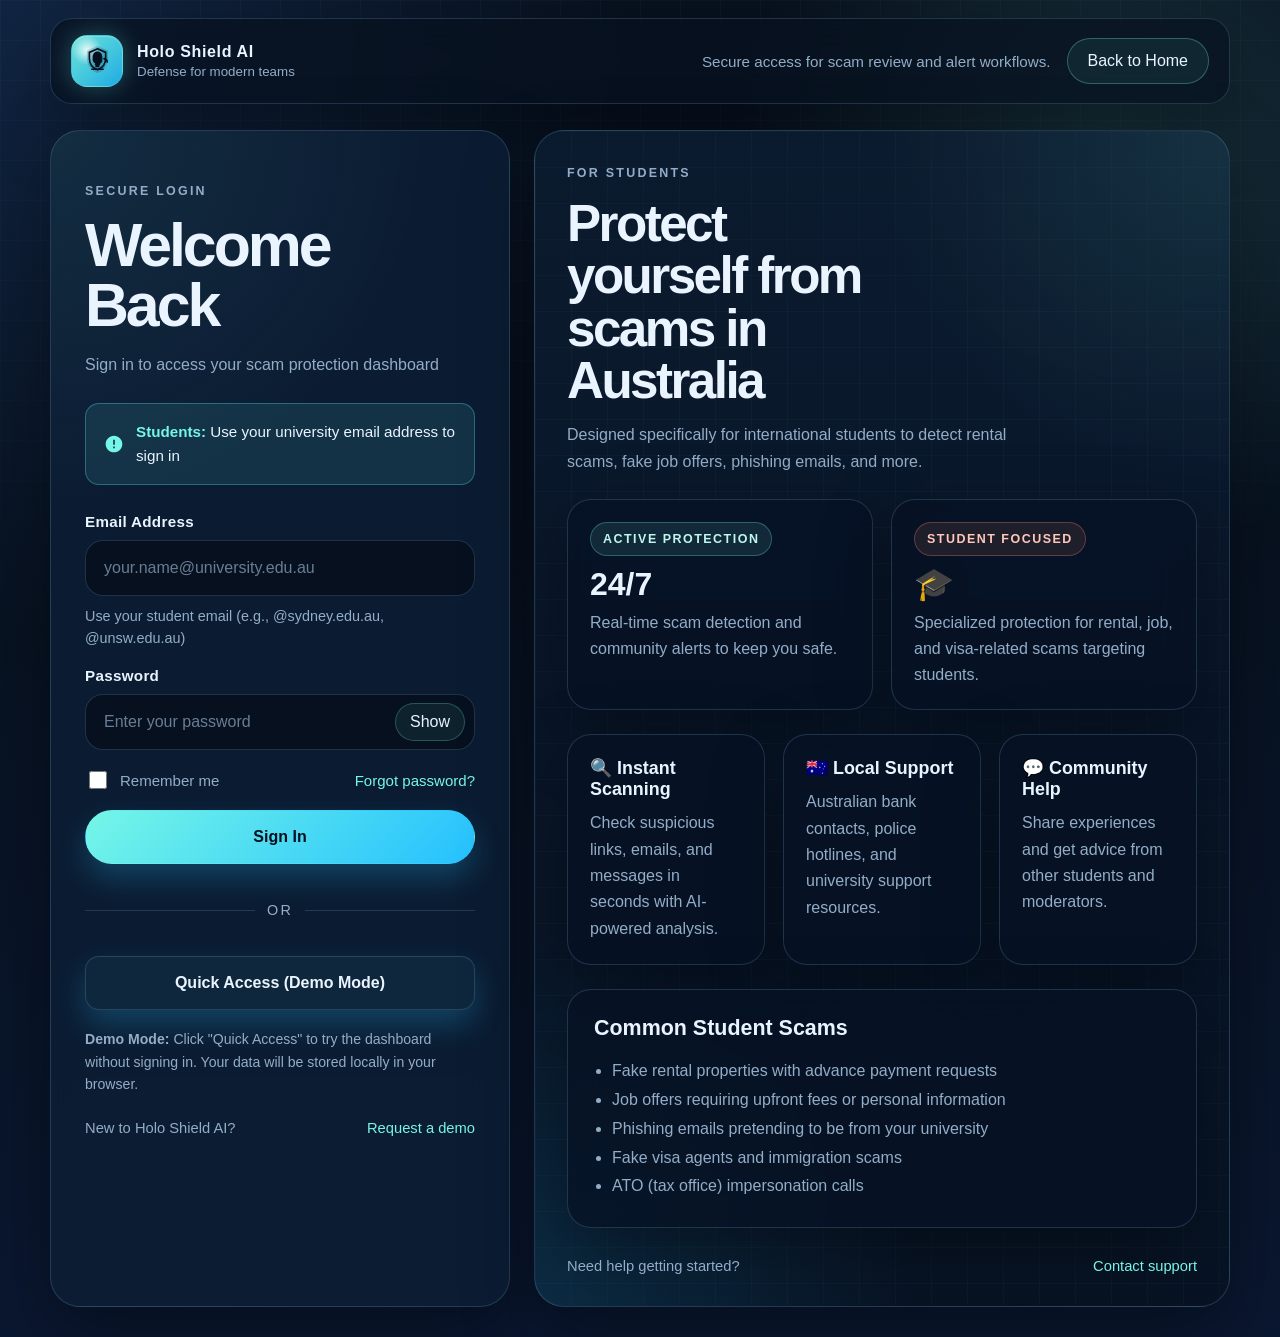
<file: Login.html>
<!DOCTYPE html>
<html lang="en">
<head>
  <meta charset="UTF-8">
  <meta name="viewport" content="width=device-width, initial-scale=1.0">
  <title>Sign In | Holo Shield AI</title>
  <link rel="preconnect" href="https://fonts.googleapis.com">
  <link rel="preconnect" href="https://fonts.gstatic.com" crossorigin>
  <link href="https://fonts.googleapis.com/css2?family=Inter:wght@400;500;600;700;800&display=swap" rel="stylesheet">
  <style>
    :root {
      --bg: #07111f;
      --bg-soft: #0c1c31;
      --panel: rgba(9, 22, 40, 0.82);
      --panel-strong: rgba(12, 29, 52, 0.98);
      --line: rgba(148, 203, 255, 0.18);
      --text: #eaf4ff;
      --muted: #93adc8;
      --accent: #75f6e7;
      --accent-strong: #25c1ff;
      --danger: #ff866f;
      --shadow: 0 24px 70px rgba(0, 0, 0, 0.35);
      --glow: rgba(37, 193, 255, 0.24);
    }

    * {
      box-sizing: border-box;
    }

    html {
      scroll-behavior: smooth;
    }

    body {
      margin: 0;
      min-height: 100vh;
      font-family: "Trebuchet MS", "Segoe UI", sans-serif;
      color: var(--text);
      background:
        radial-gradient(circle at top left, rgba(48, 109, 194, 0.22), transparent 34%),
        radial-gradient(circle at 88% 12%, rgba(117, 246, 231, 0.14), transparent 24%),
        linear-gradient(180deg, #08111f 0%, #07111f 38%, #0a1730 100%);
    }

    body::before {
      content: "";
      position: fixed;
      inset: 0;
      background-image:
        linear-gradient(rgba(255, 255, 255, 0.03) 1px, transparent 1px),
        linear-gradient(90deg, rgba(255, 255, 255, 0.03) 1px, transparent 1px);
      background-size: 40px 40px;
      mask-image: linear-gradient(180deg, rgba(0, 0, 0, 0.78), transparent 96%);
      pointer-events: none;
    }

    a {
      color: inherit;
      text-decoration: none;
    }

    button,
    input {
      font: inherit;
    }

    .page-shell {
      position: relative;
      z-index: 1;
      width: min(1180px, calc(100% - 32px));
      margin: 0 auto;
      padding: 18px 0 30px;
    }

    .topbar {
      display: flex;
      align-items: center;
      justify-content: space-between;
      gap: 18px;
      margin-bottom: 26px;
      padding: 16px 20px;
      border: 1px solid var(--line);
      border-radius: 22px;
      background: rgba(7, 17, 31, 0.72);
      backdrop-filter: blur(18px);
      box-shadow: var(--shadow);
    }

    .brand {
      display: inline-flex;
      align-items: center;
      gap: 14px;
    }

    .brand-mark {
      display: inline-flex;
      align-items: center;
      justify-content: center;
      width: 52px;
      height: 52px;
      flex: 0 0 52px;
      border: 1px solid rgba(117, 246, 231, 0.2);
      border-radius: 16px;
      background:
        radial-gradient(circle at 30% 28%, rgba(255, 255, 255, 0.85), transparent 30%),
        linear-gradient(135deg, rgba(117, 246, 231, 0.92), rgba(37, 193, 255, 0.88));
      color: #04101f;
      box-shadow:
        0 0 24px rgba(117, 246, 231, 0.28),
        inset 0 1px 0 rgba(255, 255, 255, 0.22);
    }

    .brand-mark svg {
      width: 78%;
      height: 78%;
    }

    .brand-copy {
      display: grid;
      gap: 3px;
    }

    .brand-copy strong {
      font-size: 1rem;
      letter-spacing: 0.04em;
    }

    .brand-copy small,
    .topbar-note,
    .eyebrow,
    .login-copy p,
    .field-hint,
    .helper-row,
    .disclaimer,
    .trust-point p,
    .status-card p,
    .activity-list,
    .footnote {
      color: var(--muted);
    }

    .topbar-actions {
      display: inline-flex;
      align-items: center;
      gap: 16px;
      flex-wrap: wrap;
    }

    .topbar-note {
      font-size: 0.95rem;
    }

    .button,
    .secondary-button,
    .ghost-link {
      display: inline-flex;
      align-items: center;
      justify-content: center;
      min-height: 46px;
      padding: 0 20px;
      border-radius: 999px;
      border: 1px solid transparent;
      cursor: pointer;
      transition: transform 160ms ease, box-shadow 160ms ease, border-color 160ms ease, background 160ms ease;
    }

    .button {
      background: linear-gradient(135deg, var(--accent) 0%, var(--accent-strong) 100%);
      color: #04101f;
      font-weight: 700;
      box-shadow: 0 14px 30px var(--glow);
    }

    .button:hover,
    .button:focus-visible,
    .secondary-button:hover,
    .secondary-button:focus-visible,
    .ghost-link:hover,
    .ghost-link:focus-visible,
    .toggle-button:hover,
    .toggle-button:focus-visible {
      transform: translateY(-2px);
    }

    .secondary-button,
    .ghost-link {
      border-color: rgba(117, 246, 231, 0.3);
      background: rgba(117, 246, 231, 0.07);
      color: var(--text);
      box-shadow: none;
    }

    .layout {
      display: grid;
      grid-template-columns: minmax(0, 460px) minmax(0, 1fr);
      gap: 24px;
      align-items: stretch;
    }

    .login-panel,
    .insight-panel {
      border: 1px solid var(--line);
      background: var(--panel);
      backdrop-filter: blur(18px);
      box-shadow: var(--shadow);
      border-radius: 30px;
    }

    .login-panel {
      padding: 34px;
      background:
        radial-gradient(circle at top left, rgba(117, 246, 231, 0.08), transparent 30%),
        var(--panel-strong);
    }

    .eyebrow {
      margin: 0 0 14px;
      text-transform: uppercase;
      letter-spacing: 0.18em;
      font-size: 0.78rem;
      font-weight: 700;
      color: var(--accent);
    }

    h1,
    h2,
    h3,
    p {
      margin: 0;
    }

    .login-copy h1 {
      font-size: clamp(2.4rem, 5vw, 3.8rem);
      line-height: 0.98;
      letter-spacing: -0.05em;
      max-width: 9ch;
    }

    .login-copy p {
      margin-top: 16px;
      line-height: 1.7;
      max-width: 52ch;
    }

    .info-banner {
      display: flex;
      align-items: center;
      gap: 12px;
      margin-top: 24px;
      padding: 16px 18px;
      border-radius: 14px;
      background: rgba(96, 239, 255, 0.1);
      border: 1px solid rgba(96, 239, 255, 0.3);
      color: var(--text);
      font-size: 0.95rem;
      line-height: 1.6;
    }

    .info-banner svg {
      flex-shrink: 0;
      color: var(--accent);
    }

    .info-banner strong {
      color: var(--accent);
    }

    .form-card {
      margin-top: 28px;
      display: grid;
      gap: 18px;
    }

    .field-group {
      display: grid;
      gap: 10px;
    }

    .field-label {
      font-size: 0.95rem;
      font-weight: 700;
      letter-spacing: 0.02em;
    }

    .field {
      position: relative;
    }

    .field input {
      width: 100%;
      min-height: 56px;
      padding: 0 18px;
      border: 1px solid rgba(148, 203, 255, 0.18);
      border-radius: 18px;
      background: rgba(5, 14, 28, 0.82);
      color: var(--text);
      outline: none;
      transition: border-color 160ms ease, box-shadow 160ms ease, background 160ms ease;
    }

    .field input::placeholder {
      color: rgba(147, 173, 200, 0.7);
    }

    .field input:focus {
      border-color: rgba(117, 246, 231, 0.58);
      box-shadow: 0 0 0 4px rgba(37, 193, 255, 0.12);
      background: rgba(7, 17, 31, 0.92);
    }

    .field.has-toggle input {
      padding-right: 112px;
    }

    .toggle-button {
      position: absolute;
      top: 50%;
      right: 10px;
      transform: translateY(-50%);
      min-height: 38px;
      padding: 0 14px;
      border-radius: 999px;
      border: 1px solid rgba(117, 246, 231, 0.24);
      background: rgba(117, 246, 231, 0.08);
      color: var(--text);
      cursor: pointer;
      transition: transform 160ms ease, background 160ms ease, border-color 160ms ease;
    }

    .field-hint {
      font-size: 0.9rem;
      line-height: 1.5;
    }

    .helper-row {
      display: flex;
      align-items: center;
      justify-content: space-between;
      gap: 14px;
      flex-wrap: wrap;
      font-size: 0.94rem;
    }

    .remember {
      display: inline-flex;
      align-items: center;
      gap: 10px;
      cursor: pointer;
    }

    .remember input {
      width: 18px;
      height: 18px;
      accent-color: var(--accent-strong);
    }

    .helper-row a,
    .footnote a {
      color: var(--accent);
    }

    .submit-row {
      display: grid;
      gap: 12px;
    }

    .submit-row .button,
    .submit-row .secondary-button {
      width: 100%;
      min-height: 54px;
      font-weight: 700;
    }

    .divider {
      display: grid;
      grid-template-columns: 1fr auto 1fr;
      align-items: center;
      gap: 12px;
      margin: 20px 0;
      color: var(--muted);
      font-size: 0.9rem;
      text-transform: uppercase;
      letter-spacing: 0.16em;
    }

    .divider::before,
    .divider::after {
      content: "";
      height: 1px;
      background: rgba(148, 203, 255, 0.16);
    }

    .button-ghost {
      width: 100%;
      min-height: 54px;
      padding: 0 20px;
      border-radius: 14px;
      border: 1px solid var(--line);
      background: rgba(96, 239, 255, 0.05);
      color: var(--text);
      font-weight: 700;
      cursor: pointer;
      transition: all 160ms ease;
    }

    .button-ghost:hover {
      background: rgba(96, 239, 255, 0.1);
      border-color: var(--accent);
      transform: translateY(-2px);
    }

    .disclaimer {
      font-size: 0.88rem;
      line-height: 1.6;
    }

    .insight-panel {
      position: relative;
      overflow: hidden;
      padding: 32px;
      display: grid;
      gap: 24px;
      background:
        radial-gradient(circle at top right, rgba(117, 246, 231, 0.1), transparent 26%),
        radial-gradient(circle at bottom left, rgba(37, 193, 255, 0.14), transparent 28%),
        linear-gradient(180deg, rgba(11, 27, 47, 0.98), rgba(8, 19, 36, 0.94));
    }

    .insight-panel::before {
      content: "";
      position: absolute;
      inset: 0;
      background-image:
        linear-gradient(rgba(117, 246, 231, 0.07) 1px, transparent 1px),
        linear-gradient(90deg, rgba(117, 246, 231, 0.07) 1px, transparent 1px);
      background-size: 36px 36px;
      opacity: 0.42;
      pointer-events: none;
    }

    .insight-panel > * {
      position: relative;
      z-index: 1;
    }

    .insight-heading h2 {
      font-size: clamp(2rem, 4vw, 3.3rem);
      line-height: 1.02;
      letter-spacing: -0.05em;
      max-width: 11ch;
      margin-bottom: 14px;
    }

    .insight-heading p {
      max-width: 52ch;
      line-height: 1.7;
      color: var(--muted);
    }

    .status-row {
      display: grid;
      grid-template-columns: repeat(2, minmax(0, 1fr));
      gap: 18px;
    }

    .status-card,
    .trust-point,
    .activity-panel {
      border: 1px solid var(--line);
      border-radius: 24px;
      background: rgba(7, 19, 36, 0.84);
      box-shadow: var(--shadow);
      backdrop-filter: blur(16px);
    }

    .status-card {
      padding: 22px;
    }

    .status-card strong {
      display: block;
      margin-top: 12px;
      font-size: 2rem;
      line-height: 1;
    }

    .status-card p {
      margin-top: 10px;
      line-height: 1.6;
    }

    .badge {
      display: inline-flex;
      align-items: center;
      justify-content: center;
      min-height: 34px;
      padding: 0 12px;
      border-radius: 999px;
      font-size: 0.78rem;
      letter-spacing: 0.12em;
      text-transform: uppercase;
      font-weight: 700;
    }

    .badge-safe {
      color: #bff7ef;
      background: rgba(117, 246, 231, 0.1);
      border: 1px solid rgba(117, 246, 231, 0.28);
    }

    .badge-watch {
      color: #ffc8bb;
      background: rgba(255, 134, 111, 0.1);
      border: 1px solid rgba(255, 134, 111, 0.3);
    }

    .trust-grid {
      display: grid;
      grid-template-columns: repeat(3, minmax(0, 1fr));
      gap: 18px;
    }

    .trust-point {
      padding: 22px;
    }

    .trust-point h3 {
      margin-bottom: 10px;
      font-size: 1.12rem;
    }

    .trust-point p {
      line-height: 1.65;
    }

    .activity-panel {
      padding: 26px;
    }

    .activity-panel h3 {
      font-size: 1.34rem;
      margin-bottom: 16px;
    }

    .activity-list {
      margin: 0;
      padding-left: 18px;
      line-height: 1.8;
    }

    .footnote {
      display: flex;
      justify-content: space-between;
      gap: 18px;
      flex-wrap: wrap;
      padding-top: 6px;
      font-size: 0.92rem;
    }

    @media (max-width: 1024px) {
      .layout {
        grid-template-columns: 1fr;
      }

      .insight-heading h2,
      .login-copy h1 {
        max-width: none;
      }

      .trust-grid {
        grid-template-columns: 1fr;
      }
    }

    @media (max-width: 720px) {
      .page-shell {
        width: min(100% - 20px, 1180px);
        padding-top: 12px;
      }

      .topbar,
      .login-panel,
      .insight-panel,
      .status-card,
      .trust-point,
      .activity-panel {
        border-radius: 22px;
      }

      .topbar,
      .topbar-actions,
      .helper-row,
      .footnote {
        flex-wrap: wrap;
      }

      .login-panel,
      .insight-panel {
        padding: 22px;
      }

      .status-row {
        grid-template-columns: 1fr;
      }

      .field.has-toggle input {
        padding-right: 18px;
      }

      .toggle-button {
        position: static;
        transform: none;
        margin-top: 10px;
      }
    }
  </style>
</head>
<body>
  <div class="page-shell">
    <header class="topbar">
      <a class="brand" href="index.html">
        <span class="brand-mark" aria-hidden="true">
          <svg viewBox="0 0 48 48" focusable="false">
            <path d="M24 5l13 5.6v9.3c0 8.1-5 15.4-13 18.1-8-2.7-13-10-13-18.1v-9.3L24 5z" fill="currentColor" opacity="0.18"></path>
            <path d="M24 8.4l10 4.4v7.1c0 6.3-3.8 11.9-10 14.2-6.2-2.3-10-7.9-10-14.2v-7.1L24 8.4z" fill="none" stroke="currentColor" stroke-width="2"></path>
            <path d="M18 19c0-4.6 2.6-7.4 6-7.4s6 2.8 6 7.4v3.1c0 1.5-.6 2.9-1.8 3.9l-1.8 1.5V31h-5v-4.2l-1.6-1.3c-1.2-1-1.8-2.4-1.8-3.9V19z" fill="currentColor"></path>
            <path d="M19.5 19.2h9" fill="none" stroke="#07111f" stroke-width="1.8" stroke-linecap="round"></path>
            <path d="M17 33.5h14" fill="none" stroke="currentColor" stroke-width="2" stroke-linecap="round"></path>
            <path d="M24 14.5v10.2" fill="none" stroke="#07111f" stroke-width="1.8" stroke-linecap="round"></path>
            <path d="M21.6 27.6h4.8" fill="none" stroke="#07111f" stroke-width="1.8" stroke-linecap="round"></path>
            <path d="M32 20.5c2.4.4 4 1.8 4 4.2" fill="none" stroke="currentColor" stroke-width="2" stroke-linecap="round"></path>
          </svg>
        </span>
        <span class="brand-copy">
          <strong>Holo Shield AI</strong>
          <small>Defense for modern teams</small>
        </span>
      </a>

      <div class="topbar-actions">
        <span class="topbar-note">Secure access for scam review and alert workflows.</span>
        <a class="ghost-link" href="index.html">Back to Home</a>
      </div>
    </header>

    <main class="layout">
      <section class="login-panel" aria-labelledby="login-title">
        <div class="login-copy">
          <p class="eyebrow">Secure Login</p>
          <h1 id="login-title">Welcome Back</h1>
          <p>Sign in to access your scam protection dashboard</p>
          
          <div class="info-banner">
            <svg viewBox="0 0 24 24" width="20" height="20"><path d="M12 2C6.48 2 2 6.48 2 12s4.48 10 10 10 10-4.48 10-10S17.52 2 12 2zm1 15h-2v-2h2v2zm0-4h-2V7h2v6z" fill="currentColor"/></svg>
            <span><strong>Students:</strong> Use your university email address to sign in</span>
          </div>
        </div>

        <form class="form-card">
          <div class="field-group">
            <label class="field-label" for="email">Email Address</label>
            <div class="field">
              <input 
                id="email" 
                name="email" 
                type="email" 
                placeholder="your.name@university.edu.au" 
                autocomplete="email" 
                required>
            </div>
            <p class="field-hint">Use your student email (e.g., @sydney.edu.au, @unsw.edu.au)</p>
          </div>

          <div class="field-group">
            <label class="field-label" for="password">Password</label>
            <div class="field has-toggle">
              <input id="password" name="password" type="password" placeholder="Enter your password" autocomplete="current-password" required>
              <button class="toggle-button" type="button" aria-controls="password" aria-pressed="false">Show</button>
            </div>
          </div>

          <div class="helper-row">
            <label class="remember" for="remember-me">
              <input id="remember-me" name="remember-me" type="checkbox">
              <span>Remember me</span>
            </label>
            <a href="#" onclick="alert('Please contact support at tranbaphuchung2005@gmail.com'); return false;">Forgot password?</a>
          </div>

          <div class="submit-row">
            <button class="button" type="submit">Sign In</button>
          </div>
          
          <div class="divider">or</div>
          
          <button class="button button-ghost" type="button" id="quick-access-btn">
            Quick Access (Demo Mode)
          </button>

          <p class="disclaimer">
            <strong>Demo Mode:</strong> Click "Quick Access" to try the dashboard without signing in. 
            Your data will be stored locally in your browser.
          </p>
          
          <p class="footnote">
            <span>New to Holo Shield AI?</span>
            <a href="index.html#cta">Request a demo</a>
          </p>
        </form>
      </section>

      <section class="insight-panel" aria-label="Platform status and security overview">
        <div class="insight-heading">
          <p class="eyebrow">For Students</p>
          <h2>Protect yourself from scams in Australia</h2>
          <p>Designed specifically for international students to detect rental scams, fake job offers, phishing emails, and more.</p>
        </div>

        <div class="status-row">
          <article class="status-card">
            <span class="badge badge-safe">Active Protection</span>
            <strong>24/7</strong>
            <p>Real-time scam detection and community alerts to keep you safe.</p>
          </article>

          <article class="status-card">
            <span class="badge badge-watch">Student Focused</span>
            <strong>🎓</strong>
            <p>Specialized protection for rental, job, and visa-related scams targeting students.</p>
          </article>
        </div>

        <div class="trust-grid">
          <article class="trust-point">
            <h3>🔍 Instant Scanning</h3>
            <p>Check suspicious links, emails, and messages in seconds with AI-powered analysis.</p>
          </article>

          <article class="trust-point">
            <h3>🇦🇺 Local Support</h3>
            <p>Australian bank contacts, police hotlines, and university support resources.</p>
          </article>

          <article class="trust-point">
            <h3>💬 Community Help</h3>
            <p>Share experiences and get advice from other students and moderators.</p>
          </article>
        </div>

        <article class="activity-panel">
          <h3>Common Student Scams</h3>
          <ul class="activity-list">
            <li>Fake rental properties with advance payment requests</li>
            <li>Job offers requiring upfront fees or personal information</li>
            <li>Phishing emails pretending to be from your university</li>
            <li>Fake visa agents and immigration scams</li>
            <li>ATO (tax office) impersonation calls</li>
          </ul>
        </article>

        <div class="footnote">
          <span>Need help getting started?</span>
          <a href="mailto:tranbaphuchung2005@gmail.com">Contact support</a>
        </div>
      </section>
    </main>
  </div>

  <script>
    const toggleButton = document.querySelector(".toggle-button");
    const passwordInput = document.querySelector("#password");

    if (toggleButton && passwordInput) {
      toggleButton.addEventListener("click", () => {
        const isPassword = passwordInput.type === "password";
        passwordInput.type = isPassword ? "text" : "password";
        toggleButton.textContent = isPassword ? "Hide" : "Show";
        toggleButton.setAttribute("aria-pressed", String(isPassword));
      });
    }

    // Handle login form submission
    const loginForm = document.querySelector("form");
    loginForm.addEventListener("submit", (e) => {
      e.preventDefault();
      
      const email = document.getElementById('email').value;
      const password = document.getElementById('password').value;
      
      // Simple validation
      if (!email || !password) {
        alert('Please fill in all fields');
        return;
      }
      
      // Store email for personalization (demo purposes)
      localStorage.setItem('userEmail', email);
      
      // Show loading state
      const submitBtn = loginForm.querySelector('.button');
      const originalText = submitBtn.textContent;
      submitBtn.textContent = 'Signing in...';
      submitBtn.disabled = true;
      
      // Simulate login - in production, validate credentials
      setTimeout(() => {
        window.location.href = "dashboard.html";
      }, 800);
    });
    
    // Quick access button
    document.getElementById('quick-access-btn').addEventListener('click', () => {
      localStorage.setItem('userEmail', 'demo@student.edu.au');
      window.location.href = "dashboard.html";
    });
  </script>
</body>
</html>
</file>
<file: Holo.css>
:root {
  --bg: #07111f;
  --bg-soft: #0c1c31;
  --panel: rgba(9, 22, 40, 0.78);
  --panel-strong: rgba(12, 29, 52, 0.96);
  --line: rgba(148, 203, 255, 0.16);
  --text: #eaf4ff;
  --muted: #93adc8;
  --accent: #75f6e7;
  --accent-strong: #25c1ff;
  --danger: #ff866f;
  --glow: rgba(37, 193, 255, 0.24);
  --shadow: 0 24px 70px rgba(0, 0, 0, 0.35);
}

* {
  box-sizing: border-box;
}

html {
  scroll-behavior: smooth;
}

body {
  margin: 0;
  font-family: "Segoe UI", "Trebuchet MS", sans-serif;
  color: var(--text);
  background:
    radial-gradient(circle at top left, rgba(48, 109, 194, 0.22), transparent 35%),
    radial-gradient(circle at 85% 15%, rgba(117, 246, 231, 0.12), transparent 20%),
    linear-gradient(180deg, #08111f 0%, #07111f 35%, #0a1730 100%);
}

body::before {
  content: "";
  position: fixed;
  inset: 0;
  background-image:
    linear-gradient(rgba(255, 255, 255, 0.03) 1px, transparent 1px),
    linear-gradient(90deg, rgba(255, 255, 255, 0.03) 1px, transparent 1px);
  background-size: 40px 40px;
  mask-image: linear-gradient(180deg, rgba(0, 0, 0, 0.72), transparent 95%);
  pointer-events: none;
}

a {
  color: inherit;
  text-decoration: none;
}

.site-shell {
  width: min(1180px, calc(100% - 32px));
  margin: 0 auto;
}

.section {
  padding: 34px 0 64px;
}

.topbar {
  position: sticky;
  top: 16px;
  z-index: 10;
  display: flex;
  align-items: center;
  justify-content: space-between;
  gap: 20px;
  margin-top: 16px;
  padding: 16px 20px;
  border: 1px solid var(--line);
  border-radius: 22px;
  background: rgba(7, 17, 31, 0.72);
  backdrop-filter: blur(18px);
  box-shadow: var(--shadow);
}

.brand {
  display: inline-flex;
  align-items: center;
  gap: 14px;
}

.brand-mark {
  display: inline-flex;
  align-items: center;
  justify-content: center;
  width: 52px;
  height: 52px;
  flex: 0 0 52px;
  border: 1px solid rgba(117, 246, 231, 0.2);
  border-radius: 16px;
  background:
    radial-gradient(circle at 30% 28%, rgba(255, 255, 255, 0.85), transparent 30%),
    linear-gradient(135deg, rgba(117, 246, 231, 0.92), rgba(37, 193, 255, 0.88));
  color: #04101f;
  box-shadow:
    0 0 24px rgba(117, 246, 231, 0.28),
    inset 0 1px 0 rgba(255, 255, 255, 0.22);
}

.brand-mark svg {
  width: 78%;
  height: 78%;
}

.brand-mark svg path {
  vector-effect: non-scaling-stroke;
}

.brand-copy {
  display: grid;
  gap: 3px;
}

.brand-copy strong {
  font-size: 1rem;
  letter-spacing: 0.04em;
}

.brand-copy small,
.text-link,
.lead,
.trust-strip p,
.feature-card p,
.workflow-step p,
.price-card p,
.review-card p,
.footer p,
.mini-card span,
.alert-card p,
.signal-list,
.hero-stats span {
  color: var(--muted);
}

.nav,
.nav-actions,
.hero-actions,
.hero-stats,
.pricing-grid,
.feature-grid,
.workflow-grid,
.review-grid {
  display: flex;
}

.nav,
.nav-actions {
  align-items: center;
  gap: 22px;
}

.nav a,
.text-link {
  font-size: 0.95rem;
}

.button {
  display: inline-flex;
  align-items: center;
  justify-content: center;
  min-height: 46px;
  padding: 0 20px;
  border-radius: 999px;
  border: 1px solid transparent;
  background: linear-gradient(135deg, var(--accent) 0%, var(--accent-strong) 100%);
  color: #04101f;
  font-weight: 700;
  box-shadow: 0 14px 30px var(--glow);
  transition: transform 160ms ease, box-shadow 160ms ease, border-color 160ms ease;
}

.button:hover,
.button:focus-visible {
  transform: translateY(-2px);
  box-shadow: 0 18px 34px rgba(37, 193, 255, 0.3);
}

.button-small {
  min-height: 40px;
  padding: 0 16px;
}

.button-ghost {
  border-color: rgba(117, 246, 231, 0.36);
  background: rgba(117, 246, 231, 0.06);
  color: var(--text);
  box-shadow: none;
}

.hero {
  display: grid;
  grid-template-columns: minmax(0, 1.05fr) minmax(420px, 0.95fr);
  gap: 48px;
  align-items: center;
  min-height: calc(100vh - 120px);
}

.eyebrow {
  margin: 0 0 14px;
  color: var(--accent);
  text-transform: uppercase;
  letter-spacing: 0.18em;
  font-size: 0.8rem;
  font-weight: 700;
}

.hero h1,
.section-heading h2,
.cta-card h2 {
  margin: 0;
  line-height: 1.02;
  letter-spacing: -0.04em;
}

.hero h1 {
  font-size: clamp(3rem, 6vw, 5.4rem);
  max-width: 11ch;
}

.lead {
  max-width: 60ch;
  margin: 18px 0 0;
  font-size: 1.08rem;
  line-height: 1.7;
}

.hero-actions {
  gap: 14px;
  margin-top: 30px;
  flex-wrap: wrap;
}

.hero-stats {
  gap: 18px;
  margin-top: 38px;
  flex-wrap: wrap;
}

.hero-stats article,
.feature-card,
.workflow-step,
.price-card,
.review-card,
.survey-card,
.cta-card,
.trust-strip,
.hero-panel,
.float-card {
  border: 1px solid var(--line);
  background: var(--panel);
  backdrop-filter: blur(18px);
  box-shadow: var(--shadow);
}

.hero-stats article {
  min-width: 156px;
  padding: 18px 20px;
  border-radius: 20px;
}

.hero-stats strong {
  display: block;
  font-size: 1.45rem;
}

.hero-panel {
  position: relative;
  min-height: 610px;
  padding: 24px;
  border-radius: 32px;
  overflow: hidden;
  background:
    radial-gradient(circle at top, rgba(117, 246, 231, 0.11), transparent 35%),
    linear-gradient(180deg, rgba(11, 27, 47, 0.98), rgba(8, 19, 36, 0.92));
}

.panel-grid {
  position: absolute;
  inset: 0;
  background-image:
    linear-gradient(rgba(117, 246, 231, 0.08) 1px, transparent 1px),
    linear-gradient(90deg, rgba(117, 246, 231, 0.08) 1px, transparent 1px);
  background-size: 38px 38px;
  opacity: 0.45;
}

.float-card {
  position: absolute;
  padding: 22px;
  border-radius: 24px;
  background: rgba(7, 19, 36, 0.88);
}

.alert-card {
  top: 42px;
  left: 32px;
  width: min(88%, 360px);
}

.alert-card h2 {
  margin: 12px 0 10px;
  font-size: 1.6rem;
  line-height: 1.1;
}

.badge {
  display: inline-flex;
  align-items: center;
  justify-content: center;
  padding: 8px 12px;
  border-radius: 999px;
  font-size: 0.78rem;
  font-weight: 700;
  text-transform: uppercase;
  letter-spacing: 0.1em;
}

.badge-danger {
  background: rgba(255, 134, 111, 0.12);
  color: #ffb09e;
  border: 1px solid rgba(255, 134, 111, 0.34);
}

.signal-card {
  right: 28px;
  top: 180px;
  width: min(84%, 310px);
}

.card-label,
.tier {
  margin: 0 0 16px;
  color: var(--accent);
  text-transform: uppercase;
  letter-spacing: 0.18em;
  font-size: 0.76rem;
  font-weight: 700;
}

.signal-meter {
  display: grid;
  grid-template-columns: repeat(4, 1fr);
  gap: 10px;
  margin-bottom: 18px;
}

.signal-meter span {
  height: 82px;
  border-radius: 18px;
  background: linear-gradient(180deg, rgba(117, 246, 231, 0.95), rgba(37, 193, 255, 0.2));
  animation: pulse 1.8s ease-in-out infinite;
}

.signal-meter span:nth-child(2) {
  animation-delay: 0.2s;
}

.signal-meter span:nth-child(3) {
  animation-delay: 0.4s;
}

.signal-meter span:nth-child(4) {
  animation-delay: 0.6s;
}

.signal-list {
  margin: 0;
  padding-left: 18px;
  line-height: 1.6;
}

.mini-card {
  left: 64px;
  bottom: 42px;
  max-width: 240px;
}

.mini-card strong {
  display: block;
  font-size: 2rem;
  margin-bottom: 8px;
}

.trust-strip {
  padding: 24px 28px;
  border-radius: 22px;
}

.trust-strip p {
  margin: 0;
  font-size: 1rem;
  line-height: 1.65;
}

.section-heading {
  display: grid;
  gap: 14px;
  margin-bottom: 28px;
}

.section-heading h2 {
  font-size: clamp(2rem, 3vw, 3.4rem);
  max-width: 12ch;
}

.feature-grid,
.workflow-grid,
.pricing-grid,
.survey-card,
.review-grid {
  gap: 20px;
}

.feature-grid,
.workflow-grid,
.pricing-grid,
.review-grid {
  flex-wrap: wrap;
}

.feature-card,
.workflow-step,
.price-card,
.review-card {
  flex: 1 1 260px;
  padding: 28px;
  border-radius: 26px;
}

.feature-icon {
  display: inline-flex;
  align-items: center;
  justify-content: center;
  width: 50px;
  height: 50px;
  margin-bottom: 18px;
  border-radius: 16px;
  background:
    radial-gradient(circle at 35% 35%, rgba(255, 255, 255, 0.8), transparent 28%),
    linear-gradient(135deg, rgba(117, 246, 231, 0.9), rgba(37, 193, 255, 0.8));
}

.feature-icon svg {
  width: 70%;
  height: 70%;
  color: #04101f;
}

.feature-icon svg path {
  vector-effect: non-scaling-stroke;
}

.feature-card h3,
.workflow-step h3,
.price-card h3 {
  margin: 0 0 14px;
  font-size: 1.45rem;
}

.feature-card p,
.workflow-step p,
.price-card p,
.review-card p {
  margin: 0;
  line-height: 1.7;
}

.workflow-step span {
  display: inline-flex;
  margin-bottom: 18px;
  color: var(--accent);
  font-weight: 700;
  font-size: 1.2rem;
}

.workflow-icon {
  display: inline-flex;
  align-items: center;
  justify-content: center;
  width: 54px;
  height: 54px;
  margin-bottom: 16px;
  border: 1px solid rgba(117, 246, 231, 0.18);
  border-radius: 18px;
  background:
    radial-gradient(circle at 32% 30%, rgba(255, 255, 255, 0.75), transparent 26%),
    linear-gradient(135deg, rgba(117, 246, 231, 0.2), rgba(37, 193, 255, 0.28));
  color: var(--accent);
  box-shadow: inset 0 1px 0 rgba(255, 255, 255, 0.06);
}

.workflow-icon svg {
  width: 72%;
  height: 72%;
}

.workflow-icon svg path,
.workflow-icon svg rect,
.workflow-icon svg circle {
  vector-effect: non-scaling-stroke;
}

.price-card {
  background: rgba(9, 21, 39, 0.92);
}

.price-card h3 {
  font-size: 2.3rem;
}

.price-card h3 span {
  font-size: 1rem;
  color: var(--muted);
}

.price-list {
  margin: 20px 0 28px;
  padding: 0;
  list-style: none;
  color: var(--muted);
}

.price-list li {
  position: relative;
  padding-left: 34px;
  line-height: 1.9;
}

.price-list li::before {
  content: "";
  position: absolute;
  left: 0;
  top: 0.45rem;
  width: 18px;
  height: 18px;
  border-radius: 999px;
  background:
    radial-gradient(circle at 30% 30%, rgba(255, 255, 255, 0.75), transparent 32%),
    linear-gradient(135deg, rgba(117, 246, 231, 0.88), rgba(37, 193, 255, 0.8));
  box-shadow: 0 0 18px rgba(37, 193, 255, 0.18);
}

.price-list li::after {
  content: "";
  position: absolute;
  left: 6px;
  top: 0.8rem;
  width: 7px;
  height: 4px;
  border-left: 2px solid var(--bg);
  border-bottom: 2px solid var(--bg);
  transform: rotate(-45deg);
}

.price-card.featured {
  position: relative;
  background:
    radial-gradient(circle at top, rgba(117, 246, 231, 0.14), transparent 35%),
    rgba(10, 24, 43, 0.96);
  transform: translateY(-8px);
}

.review-card p {
  margin-bottom: 18px;
  font-size: 1.05rem;
}

.review-card strong {
  font-size: 0.95rem;
}

.survey-card {
  display: grid;
  grid-template-columns: minmax(240px, 320px) minmax(0, 1fr);
  align-items: start;
  padding: 28px;
  border-radius: 30px;
  background:
    radial-gradient(circle at top left, rgba(117, 246, 231, 0.08), transparent 30%),
    var(--panel-strong);
}

.survey-copy p {
  margin: 0 0 20px;
  color: var(--muted);
  line-height: 1.7;
}

.survey-frame-wrap {
  min-height: 760px;
  padding: 10px;
  border: 1px solid rgba(117, 246, 231, 0.14);
  border-radius: 24px;
  background: rgba(5, 16, 30, 0.72);
}

.survey-frame {
  width: 100%;
  min-height: 740px;
  border: 0;
  border-radius: 18px;
  background: #ffffff;
}

.cta-card {
  display: flex;
  align-items: center;
  justify-content: space-between;
  gap: 24px;
  padding: 32px;
  border-radius: 30px;
  background:
    radial-gradient(circle at left, rgba(117, 246, 231, 0.12), transparent 35%),
    var(--panel-strong);
}

.cta-card h2 {
  max-width: 13ch;
  font-size: clamp(2rem, 3vw, 3.1rem);
}

.footer {
  display: flex;
  justify-content: space-between;
  gap: 18px;
  padding: 0 0 42px;
}

.footer p {
  margin: 0;
}

@keyframes pulse {
  0%,
  100% {
    transform: scaleY(0.78);
    opacity: 0.5;
  }

  50% {
    transform: scaleY(1);
    opacity: 1;
  }
}

@media (max-width: 980px) {
  .topbar,
  .nav,
  .nav-actions,
  .cta-card,
  .footer {
    flex-wrap: wrap;
  }

  .hero {
    grid-template-columns: 1fr;
    min-height: auto;
    padding-top: 16px;
  }

  .hero-panel {
    min-height: 560px;
  }

  .survey-card {
    grid-template-columns: 1fr;
  }

  .section-heading h2,
  .cta-card h2,
  .hero h1 {
    max-width: none;
  }
}

@media (max-width: 700px) {
  .site-shell {
    width: min(100% - 20px, 1180px);
  }

  .topbar {
    top: 10px;
    border-radius: 20px;
  }

  .nav {
    display: none;
  }

  .section {
    padding: 26px 0 44px;
  }

  .hero-panel {
    min-height: 520px;
    padding: 18px;
  }

  .alert-card,
  .signal-card,
  .mini-card {
    position: relative;
    inset: auto;
    width: auto;
    max-width: none;
    margin-bottom: 16px;
  }

  .price-card.featured {
    transform: none;
  }

  .survey-card,
  .survey-frame-wrap {
    border-radius: 22px;
  }

  .survey-card {
    padding: 20px;
  }

  .survey-frame-wrap {
    min-height: 680px;
    padding: 8px;
  }

  .survey-frame {
    min-height: 660px;
  }

  .cta-card,
  .hero-stats article,
  .feature-card,
  .workflow-step,
  .price-card,
  .review-card {
    border-radius: 22px;
  }

  .footer {
    padding-bottom: 30px;
  }
}
</file>
<file: dashboard.css>
/* Dashboard Specific Styles */
.dashboard-shell {
  display: grid;
  grid-template-columns: 280px 1fr;
  min-height: 100vh;
  background: var(--bg);
}

.sidebar {
  position: sticky;
  top: 0;
  height: 100vh;
  padding: 24px;
  border-right: 1px solid var(--line);
  background: rgba(7, 17, 31, 0.95);
  backdrop-filter: blur(18px);
  display: flex;
  flex-direction: column;
  gap: 32px;
}

.sidebar .brand {
  padding-bottom: 16px;
  border-bottom: 1px solid var(--line);
}

.sidebar-nav {
  display: flex;
  flex-direction: column;
  gap: 8px;
  flex: 1;
}

.nav-item {
  display: flex;
  align-items: center;
  gap: 12px;
  padding: 14px 16px;
  border: 1px solid transparent;
  border-radius: 14px;
  background: transparent;
  color: var(--muted);
  font-size: 0.95rem;
  font-weight: 600;
  cursor: pointer;
  transition: all 160ms ease;
  text-align: left;
}

.nav-item svg {
  width: 20px;
  height: 20px;
  flex-shrink: 0;
}

.nav-item:hover {
  background: rgba(117, 246, 231, 0.05);
  color: var(--text);
}

.nav-item.active {
  background: rgba(117, 246, 231, 0.12);
  border-color: rgba(117, 246, 231, 0.3);
  color: var(--accent);
}

.sidebar-footer {
  padding-top: 16px;
  border-top: 1px solid var(--line);
  display: flex;
  flex-direction: column;
  gap: 12px;
}

.user-profile {
  display: flex;
  align-items: center;
  gap: 12px;
}

.avatar {
  width: 42px;
  height: 42px;
  border-radius: 50%;
  background: linear-gradient(135deg, var(--accent), var(--accent-strong));
  display: flex;
  align-items: center;
  justify-content: center;
  color: var(--bg);
  font-weight: 700;
}

.user-profile strong {
  display: block;
  font-size: 0.95rem;
}

.user-profile small {
  display: block;
  font-size: 0.8rem;
  color: var(--muted);
}

.logout-btn {
  display: flex;
  align-items: center;
  justify-content: center;
  gap: 8px;
  padding: 12px 16px;
  border: 1px solid var(--line);
  border-radius: 12px;
  background: rgba(255, 107, 107, 0.1);
  color: var(--danger);
  font-size: 0.9rem;
  font-weight: 600;
  cursor: pointer;
  transition: all 160ms ease;
}

.logout-btn:hover {
  background: rgba(255, 107, 107, 0.2);
  border-color: var(--danger);
  transform: translateY(-2px);
}

.logout-btn svg {
  width: 18px;
  height: 18px;
}

.dashboard-main {
  padding: 32px;
  overflow-y: auto;
}

.view {
  display: none;
}

.view.active {
  display: block;
}

.view-header {
  margin-bottom: 32px;
  display: flex;
  justify-content: space-between;
  align-items: flex-start;
  gap: 20px;
  flex-wrap: wrap;
}

.view-header h1 {
  font-size: 2.5rem;
  margin: 0 0 8px;
  letter-spacing: -0.03em;
}

.view-header p {
  color: var(--muted);
  font-size: 1.05rem;
  margin: 0 0 16px;
}

/* Dashboard Stats Grid */
.stats-grid {
  display: grid;
  grid-template-columns: repeat(auto-fit, minmax(240px, 1fr));
  gap: 20px;
  margin-bottom: 32px;
}

.stat-card {
  display: flex;
  align-items: center;
  gap: 16px;
  padding: 24px;
  border: 1px solid var(--line);
  border-radius: 18px;
  background: var(--panel);
  backdrop-filter: blur(18px);
  box-shadow: var(--shadow);
  transition: transform 160ms ease, box-shadow 160ms ease;
}

.stat-card:hover {
  transform: translateY(-4px);
  box-shadow: 0 12px 40px rgba(0, 0, 0, 0.3);
}

.stat-icon {
  width: 56px;
  height: 56px;
  border-radius: 14px;
  display: flex;
  align-items: center;
  justify-content: center;
  flex-shrink: 0;
}

.stat-icon svg {
  width: 28px;
  height: 28px;
}

.stat-icon.safe {
  background: rgba(117, 246, 231, 0.15);
  color: var(--accent);
}

.stat-icon.danger {
  background: rgba(255, 134, 111, 0.15);
  color: var(--danger);
}

.stat-icon.warning {
  background: rgba(255, 193, 7, 0.15);
  color: #ffc107;
}

.stat-icon.info {
  background: rgba(37, 193, 255, 0.15);
  color: var(--accent-strong);
}

.stat-content {
  flex: 1;
}

.stat-content h3 {
  font-size: 2rem;
  margin: 0 0 4px;
  font-weight: 700;
  letter-spacing: -0.02em;
}

.stat-content p {
  margin: 0 0 6px;
  color: var(--muted);
  font-size: 0.9rem;
  font-weight: 500;
}

.stat-trend {
  display: inline-block;
  font-size: 0.8rem;
  font-weight: 600;
  padding: 4px 8px;
  border-radius: 6px;
}

.stat-trend.up {
  color: #51cf66;
  background: rgba(81, 207, 102, 0.1);
}

.stat-trend.down {
  color: #ff6b6b;
  background: rgba(255, 107, 107, 0.1);
}

.stat-trend.neutral {
  color: var(--muted);
  background: rgba(147, 173, 200, 0.1);
}

/* Dashboard Grid */
.dashboard-grid {
  display: grid;
  grid-template-columns: repeat(auto-fit, minmax(320px, 1fr));
  gap: 24px;
}

.dashboard-card {
  padding: 24px;
  border: 1px solid var(--line);
  border-radius: 18px;
  background: var(--panel);
  backdrop-filter: blur(18px);
  box-shadow: var(--shadow);
  display: flex;
  flex-direction: column;
}

.card-header {
  display: flex;
  justify-content: space-between;
  align-items: center;
  margin-bottom: 20px;
  padding-bottom: 16px;
  border-bottom: 1px solid var(--line);
}

.card-header h2 {
  font-size: 1.3rem;
  margin: 0;
  font-weight: 700;
}

.text-btn {
  background: none;
  border: none;
  color: var(--accent);
  font-size: 0.9rem;
  font-weight: 600;
  cursor: pointer;
  transition: color 160ms ease;
}

.text-btn:hover {
  color: var(--accent-strong);
  text-decoration: underline;
}

/* Activity List */
.activity-list {
  display: flex;
  flex-direction: column;
  gap: 12px;
  flex: 1;
}

.activity-item {
  padding: 14px;
  border-radius: 12px;
  background: rgba(7, 19, 36, 0.6);
  border-left: 3px solid;
  display: flex;
  justify-content: space-between;
  align-items: center;
  gap: 12px;
  transition: background 160ms ease;
}

.activity-item:hover {
  background: rgba(7, 19, 36, 0.8);
}

.activity-item.safe {
  border-color: var(--accent);
}

.activity-item.warning {
  border-color: #ffc107;
}

.activity-item.danger {
  border-color: var(--danger);
}

.activity-info h4 {
  font-size: 0.95rem;
  margin: 0 0 4px;
  font-weight: 600;
}

.activity-info p {
  font-size: 0.85rem;
  color: var(--muted);
  margin: 0;
  overflow: hidden;
  text-overflow: ellipsis;
  white-space: nowrap;
  max-width: 250px;
}

.activity-time {
  font-size: 0.8rem;
  color: var(--muted);
  white-space: nowrap;
}

/* Alert List */
.alert-list {
  display: flex;
  flex-direction: column;
  gap: 12px;
}

.alert-item {
  display: flex;
  gap: 12px;
  padding: 14px;
  border-radius: 12px;
  background: rgba(7, 19, 36, 0.6);
  border: 1px solid var(--line);
  transition: all 160ms ease;
}

.alert-item:hover {
  background: rgba(7, 19, 36, 0.8);
  transform: translateX(4px);
}

.alert-item.high {
  border-left: 3px solid var(--danger);
}

.alert-item.medium {
  border-left: 3px solid #ffc107;
}

.alert-item.low {
  border-left: 3px solid var(--accent);
}

.alert-icon {
  font-size: 1.5rem;
  flex-shrink: 0;
}

.alert-content {
  flex: 1;
}

.alert-content h4 {
  font-size: 0.95rem;
  margin: 0 0 4px;
  font-weight: 600;
}

.alert-content p {
  font-size: 0.85rem;
  color: var(--muted);
  margin: 0 0 6px;
  line-height: 1.5;
}

.alert-time {
  font-size: 0.75rem;
  color: var(--muted);
  opacity: 0.7;
}

/* Quick Actions */
.quick-actions {
  display: grid;
  grid-template-columns: repeat(2, 1fr);
  gap: 12px;
}

.action-btn {
  display: flex;
  flex-direction: column;
  align-items: center;
  gap: 10px;
  padding: 20px;
  border: 1px solid var(--line);
  border-radius: 14px;
  background: rgba(7, 19, 36, 0.6);
  color: var(--text);
  cursor: pointer;
  transition: all 160ms ease;
}

.action-btn:hover {
  background: rgba(117, 246, 231, 0.08);
  border-color: rgba(117, 246, 231, 0.3);
  transform: translateY(-2px);
}

.action-btn svg {
  width: 28px;
  height: 28px;
  color: var(--accent);
}

.action-btn span {
  font-size: 0.9rem;
  font-weight: 600;
}

/* Protection Status */
.status-card {
  grid-column: span 1;
}

.status-indicator {
  display: inline-flex;
  align-items: center;
  gap: 6px;
  padding: 6px 12px;
  border-radius: 999px;
  font-size: 0.8rem;
  font-weight: 600;
  text-transform: uppercase;
  letter-spacing: 0.05em;
}

.status-indicator.active {
  background: rgba(81, 207, 102, 0.15);
  color: #51cf66;
}

.status-indicator.active::before {
  content: '';
  width: 6px;
  height: 6px;
  border-radius: 50%;
  background: #51cf66;
  animation: pulse 2s ease-in-out infinite;
}

@keyframes pulse {
  0%, 100% { opacity: 1; }
  50% { opacity: 0.5; }
}

.status-content {
  display: flex;
  flex-direction: column;
  gap: 24px;
}

.status-circle {
  position: relative;
  width: 120px;
  height: 120px;
  margin: 0 auto;
}

.status-text {
  position: absolute;
  inset: 0;
  display: flex;
  flex-direction: column;
  align-items: center;
  justify-content: center;
}

.status-text h3 {
  font-size: 2rem;
  margin: 0;
  font-weight: 700;
  background: linear-gradient(135deg, var(--accent), var(--accent-strong));
  -webkit-background-clip: text;
  -webkit-text-fill-color: transparent;
  background-clip: text;
}

.status-text p {
  font-size: 0.85rem;
  color: var(--muted);
  margin: 0;
}

.status-details {
  display: flex;
  flex-direction: column;
  gap: 10px;
}

.status-item {
  display: flex;
  align-items: center;
  gap: 10px;
  font-size: 0.9rem;
  color: var(--muted);
}

.status-dot {
  width: 8px;
  height: 8px;
  border-radius: 50%;
  flex-shrink: 0;
}

.status-dot.safe {
  background: #51cf66;
  box-shadow: 0 0 8px rgba(81, 207, 102, 0.5);
}

/* Report List */
.report-list {
  display: flex;
  flex-direction: column;
  gap: 12px;
}

.report-item {
  padding: 14px;
  border-radius: 12px;
  background: rgba(7, 19, 36, 0.6);
  border: 1px solid var(--line);
  transition: all 160ms ease;
}

.report-item:hover {
  background: rgba(7, 19, 36, 0.8);
  border-color: rgba(117, 246, 231, 0.3);
}

.report-item h4 {
  font-size: 0.95rem;
  margin: 0 0 6px;
  font-weight: 600;
}

.report-item p {
  font-size: 0.85rem;
  color: var(--muted);
  margin: 0 0 8px;
  line-height: 1.5;
}

.report-item .badge {
  font-size: 0.7rem;
  padding: 4px 8px;
}

/* Tips Card */
.tips-card {
  background: linear-gradient(135deg, rgba(117, 246, 231, 0.05), rgba(37, 193, 255, 0.05));
  border-color: rgba(117, 246, 231, 0.2);
}

.tip-content {
  display: flex;
  flex-direction: column;
  gap: 16px;
}

.tip-text {
  font-size: 1rem;
  line-height: 1.7;
  color: var(--text);
  margin: 0;
}

.tip-btn {
  align-self: flex-start;
  padding: 10px 20px;
  border: 1px solid var(--line);
  border-radius: 10px;
  background: rgba(7, 19, 36, 0.6);
  color: var(--accent);
  font-weight: 600;
  cursor: pointer;
  transition: all 160ms ease;
}

.tip-btn:hover {
  background: rgba(117, 246, 231, 0.1);
  border-color: var(--accent);
}

/* Empty State */
.empty-state {
  display: flex;
  flex-direction: column;
  align-items: center;
  justify-content: center;
  padding: 40px 20px;
  text-align: center;
  color: var(--muted);
}

.empty-state svg {
  width: 64px;
  height: 64px;
  margin-bottom: 16px;
  opacity: 0.3;
}

.empty-state p {
  font-size: 1.1rem;
  font-weight: 600;
  margin: 0 0 8px;
}

.empty-state small {
  font-size: 0.9rem;
  opacity: 0.7;
}

.view-header {
  margin-bottom: 32px;
}

.view-header h1 {
  font-size: 2.5rem;
  margin: 0 0 8px;
  letter-spacing: -0.03em;
}

.view-header p {
  color: var(--muted);
  font-size: 1.05rem;
  margin: 0 0 16px;
}

.scanner-card {
  max-width: 900px;
  padding: 32px;
  border: 1px solid var(--line);
  border-radius: 24px;
  background: var(--panel);
  backdrop-filter: blur(18px);
  box-shadow: var(--shadow);
}

.input-group {
  display: grid;
  gap: 16px;
}

#scan-input {
  width: 100%;
  padding: 16px;
  border: 1px solid var(--line);
  border-radius: 14px;
  background: rgba(5, 14, 28, 0.82);
  color: var(--text);
  font-family: inherit;
  font-size: 1rem;
  resize: vertical;
  outline: none;
  transition: all 160ms ease;
}

#scan-input:focus {
  border-color: rgba(117, 246, 231, 0.5);
  box-shadow: 0 0 0 4px rgba(37, 193, 255, 0.12);
}

.scanner-actions {
  display: flex;
  gap: 12px;
  align-items: center;
}

#scan-type {
  padding: 12px 16px;
  border: 1px solid var(--line);
  border-radius: 12px;
  background: rgba(5, 14, 28, 0.82);
  color: var(--text);
  font-family: inherit;
  outline: none;
  cursor: pointer;
}

.scan-result {
  margin-top: 32px;
  padding-top: 32px;
  border-top: 1px solid var(--line);
}

.scan-result.hidden {
  display: none;
}

.risk-meter {
  display: grid;
  grid-template-columns: 1fr 1fr;
  gap: 32px;
  margin-bottom: 32px;
  padding: 24px;
  border: 1px solid var(--line);
  border-radius: 18px;
  background: rgba(7, 19, 36, 0.6);
}

.risk-visual {
  position: relative;
  height: 180px;
  display: flex;
  flex-direction: column;
  justify-content: flex-end;
}

.risk-zones {
  display: flex;
  height: 140px;
  border-radius: 12px;
  overflow: hidden;
  position: relative;
}

.risk-zones span {
  flex: 1;
  display: flex;
  align-items: center;
  justify-content: center;
  font-size: 0.85rem;
  font-weight: 700;
  text-transform: uppercase;
  letter-spacing: 0.1em;
}

.zone-low {
  background: linear-gradient(90deg, rgba(117, 246, 231, 0.3), rgba(117, 246, 231, 0.15));
  color: #bff7ef;
}

.zone-med {
  background: linear-gradient(90deg, rgba(255, 193, 7, 0.3), rgba(255, 193, 7, 0.15));
  color: #ffd966;
}

.zone-high {
  background: linear-gradient(90deg, rgba(255, 134, 111, 0.3), rgba(255, 134, 111, 0.15));
  color: #ffb09e;
}

.risk-needle {
  position: absolute;
  bottom: 140px;
  left: 10%;
  width: 4px;
  height: 30px;
  background: var(--text);
  border-radius: 2px;
  transition: left 0.8s cubic-bezier(0.34, 1.56, 0.64, 1);
  box-shadow: 0 0 12px rgba(234, 244, 255, 0.6);
}

.risk-needle::after {
  content: '';
  position: absolute;
  bottom: -8px;
  left: 50%;
  transform: translateX(-50%);
  width: 0;
  height: 0;
  border-left: 6px solid transparent;
  border-right: 6px solid transparent;
  border-top: 10px solid var(--text);
}

.risk-score h2 {
  font-size: 2.2rem;
  margin: 0 0 12px;
  letter-spacing: -0.02em;
}

.risk-score p {
  color: var(--muted);
  line-height: 1.7;
  margin: 0;
}

.threat-details {
  margin-bottom: 24px;
}

.threat-details h3 {
  font-size: 1.3rem;
  margin: 0 0 16px;
}

#threat-indicators {
  list-style: none;
  padding: 0;
  margin: 0;
  display: grid;
  gap: 12px;
}

#threat-indicators li {
  padding: 14px 16px;
  border-left: 3px solid;
  border-radius: 8px;
  background: rgba(7, 19, 36, 0.6);
  line-height: 1.6;
}

#threat-indicators li.danger {
  border-color: var(--danger);
  background: rgba(255, 134, 111, 0.08);
}

#threat-indicators li.warning {
  border-color: #ffc107;
  background: rgba(255, 193, 7, 0.08);
}

#threat-indicators li.safe {
  border-color: var(--accent);
  background: rgba(117, 246, 231, 0.08);
}

.action-buttons {
  display: flex;
  gap: 12px;
  flex-wrap: wrap;
}

/* Reports View */
.filter-bar {
  display: flex;
  gap: 10px;
  margin-bottom: 24px;
  flex-wrap: wrap;
}

.filter-btn {
  padding: 10px 18px;
  border: 1px solid var(--line);
  border-radius: 999px;
  background: rgba(7, 19, 36, 0.6);
  color: var(--muted);
  font-size: 0.9rem;
  font-weight: 600;
  cursor: pointer;
  transition: all 160ms ease;
}

.filter-btn:hover {
  background: rgba(117, 246, 231, 0.08);
  color: var(--text);
}

.filter-btn.active {
  background: rgba(117, 246, 231, 0.15);
  border-color: rgba(117, 246, 231, 0.4);
  color: var(--accent);
}

.reports-grid {
  display: grid;
  grid-template-columns: repeat(auto-fill, minmax(320px, 1fr));
  gap: 20px;
}

.report-card {
  padding: 20px;
  border: 1px solid var(--line);
  border-radius: 18px;
  background: var(--panel);
  backdrop-filter: blur(18px);
  box-shadow: var(--shadow);
  transition: transform 160ms ease;
}

.report-card:hover {
  transform: translateY(-2px);
}

.report-card .badge {
  margin-bottom: 12px;
}

.report-card h3 {
  font-size: 1.15rem;
  margin: 0 0 8px;
}

.report-card p {
  color: var(--muted);
  line-height: 1.6;
  margin: 0 0 12px;
}

.report-meta {
  display: flex;
  justify-content: space-between;
  font-size: 0.85rem;
  color: var(--muted);
  padding-top: 12px;
  border-top: 1px solid var(--line);
}

/* Recovery View */
.recovery-wizard {
  max-width: 900px;
}

.wizard-step h3 {
  font-size: 1.4rem;
  margin: 0 0 24px;
  color: var(--text);
}

.option-grid {
  display: grid;
  grid-template-columns: repeat(auto-fit, minmax(200px, 1fr));
  gap: 16px;
}

.option-card {
  padding: 24px;
  border: 1px solid var(--line);
  border-radius: 18px;
  background: var(--panel);
  backdrop-filter: blur(18px);
  cursor: pointer;
  transition: all 160ms ease;
  text-align: center;
  display: flex;
  flex-direction: column;
  align-items: center;
  gap: 12px;
  color: var(--text);
}

.option-card svg {
  width: 48px;
  height: 48px;
  color: var(--accent);
}

.option-card span {
  color: var(--text);
  font-weight: 600;
  font-size: 1rem;
}

.option-card:hover {
  transform: translateY(-4px);
  border-color: rgba(117, 246, 231, 0.4);
  background: rgba(117, 246, 231, 0.08);
}

.option-card:hover span {
  color: var(--accent);
}

.recovery-steps {
  margin-top: 32px;
  padding: 28px;
  border: 1px solid var(--line);
  border-radius: 18px;
  background: var(--panel);
}

.recovery-steps.hidden {
  display: none;
}

.recovery-steps > h3 {
  color: var(--text);
  font-size: 1.6rem;
  margin-bottom: 24px;
}

.recovery-step {
  padding: 20px;
  margin-bottom: 16px;
  border-left: 4px solid var(--accent);
  border-radius: 8px;
  background: rgba(7, 19, 36, 0.6);
}

.recovery-step h4 {
  margin: 0 0 12px;
  font-size: 1.2rem;
  color: var(--accent);
}

.recovery-step p {
  margin: 0 0 12px;
  line-height: 1.7;
  color: var(--text);
}

.recovery-step ul {
  margin: 12px 0 0;
  padding-left: 20px;
  color: var(--text);
  line-height: 1.8;
}

.recovery-step ul li {
  margin-bottom: 8px;
  color: var(--text);
}

/* Evidence View */
.evidence-grid {
  display: grid;
  grid-template-columns: repeat(auto-fill, minmax(280px, 1fr));
  gap: 20px;
}

.evidence-card {
  padding: 20px;
  border: 1px solid var(--line);
  border-radius: 18px;
  background: var(--panel);
  backdrop-filter: blur(18px);
}

.evidence-card h3 {
  font-size: 1.1rem;
  margin: 0 0 8px;
}

.evidence-card .badge {
  margin-bottom: 12px;
  font-size: 0.7rem;
}

.evidence-card p {
  color: var(--muted);
  font-size: 0.9rem;
  line-height: 1.6;
  margin: 0;
}

.evidence-card .timestamp {
  display: block;
  margin-top: 12px;
  padding-top: 12px;
  border-top: 1px solid var(--line);
  font-size: 0.8rem;
  color: var(--muted);
}

/* Community View */
.chat-container {
  max-width: 900px;
  height: calc(100vh - 280px);
  display: flex;
  flex-direction: column;
  border: 1px solid var(--line);
  border-radius: 18px;
  background: var(--panel);
  backdrop-filter: blur(18px);
  overflow: hidden;
}

.chat-messages {
  flex: 1;
  padding: 24px;
  overflow-y: auto;
  display: flex;
  flex-direction: column;
  gap: 16px;
}

.chat-message {
  padding: 14px 18px;
  border-radius: 14px;
  max-width: 70%;
  line-height: 1.6;
}

.chat-message.user {
  align-self: flex-end;
  background: rgba(117, 246, 231, 0.15);
  border: 1px solid rgba(117, 246, 231, 0.3);
}

.chat-message.other {
  align-self: flex-start;
  background: rgba(7, 19, 36, 0.8);
  border: 1px solid var(--line);
}

.chat-message strong {
  display: block;
  margin-bottom: 6px;
  font-size: 0.9rem;
  color: var(--accent);
}

.chat-input-group {
  display: flex;
  gap: 12px;
  padding: 20px;
  border-top: 1px solid var(--line);
  background: rgba(7, 19, 36, 0.8);
}

#chat-input {
  flex: 1;
  padding: 12px 16px;
  border: 1px solid var(--line);
  border-radius: 12px;
  background: rgba(5, 14, 28, 0.82);
  color: var(--text);
  font-family: inherit;
  outline: none;
}

/* Student View */
.student-grid {
  display: grid;
  grid-template-columns: repeat(auto-fit, minmax(320px, 1fr));
  gap: 24px;
}

.info-card {
  padding: 24px;
  border: 1px solid var(--line);
  border-radius: 18px;
  background: var(--panel);
  backdrop-filter: blur(18px);
  box-shadow: var(--shadow);
}

.info-card h3 {
  font-size: 1.3rem;
  margin: 0 0 16px;
}

.info-card ul {
  margin: 0;
  padding-left: 20px;
  color: var(--muted);
  line-height: 1.8;
}

.info-card li {
  margin-bottom: 10px;
}

.info-card strong {
  color: var(--text);
}

/* Modal */
.modal {
  position: fixed;
  inset: 0;
  background: rgba(0, 0, 0, 0.8);
  backdrop-filter: blur(8px);
  display: flex;
  align-items: center;
  justify-content: center;
  z-index: 1000;
  padding: 20px;
}

.modal.hidden {
  display: none;
}

.modal-content {
  width: min(600px, 100%);
  max-height: 90vh;
  overflow-y: auto;
  padding: 32px;
  border: 1px solid var(--line);
  border-radius: 24px;
  background: var(--panel-strong);
  box-shadow: 0 24px 70px rgba(0, 0, 0, 0.5);
}

.modal-header {
  display: flex;
  justify-content: space-between;
  align-items: center;
  margin-bottom: 24px;
}

.modal-header h2 {
  margin: 0;
  font-size: 1.8rem;
}

.close-modal {
  width: 36px;
  height: 36px;
  border: none;
  border-radius: 50%;
  background: rgba(255, 134, 111, 0.15);
  color: var(--danger);
  font-size: 1.5rem;
  cursor: pointer;
  transition: all 160ms ease;
}

.close-modal:hover {
  background: rgba(255, 134, 111, 0.25);
  transform: rotate(90deg);
}

.form-group {
  margin-bottom: 20px;
}

.form-group label {
  display: block;
  margin-bottom: 8px;
  font-weight: 600;
  font-size: 0.95rem;
}

.form-group input,
.form-group textarea,
.form-group select {
  width: 100%;
  padding: 12px 16px;
  border: 1px solid var(--line);
  border-radius: 12px;
  background: rgba(5, 14, 28, 0.82);
  color: var(--text);
  font-family: inherit;
  font-size: 1rem;
  outline: none;
  transition: all 160ms ease;
}

.form-group input:focus,
.form-group textarea:focus,
.form-group select:focus {
  border-color: rgba(117, 246, 231, 0.5);
  box-shadow: 0 0 0 4px rgba(37, 193, 255, 0.12);
}

.form-group textarea {
  resize: vertical;
}

@media (max-width: 1024px) {
  .dashboard-shell {
    grid-template-columns: 1fr;
  }

  .sidebar {
    position: relative;
    height: auto;
    border-right: none;
    border-bottom: 1px solid var(--line);
  }

  .sidebar-nav {
    flex-direction: row;
    overflow-x: auto;
  }

  .nav-item {
    white-space: nowrap;
  }

  .risk-meter {
    grid-template-columns: 1fr;
  }

  .stats-grid {
    grid-template-columns: repeat(auto-fit, minmax(200px, 1fr));
  }

  .dashboard-grid {
    grid-template-columns: 1fr;
  }

  .quick-actions {
    grid-template-columns: repeat(2, 1fr);
  }
}

@media (max-width: 640px) {
  .dashboard-main {
    padding: 20px;
  }

  .view-header {
    flex-direction: column;
    align-items: flex-start;
  }

  .view-header h1 {
    font-size: 2rem;
  }

  .scanner-card {
    padding: 20px;
  }

  .scanner-actions {
    flex-direction: column;
  }

  #scan-type {
    width: 100%;
  }

  .reports-grid,
  .evidence-grid,
  .student-grid {
    grid-template-columns: 1fr;
  }

  .option-grid {
    grid-template-columns: 1fr;
  }

  .chat-message {
    max-width: 85%;
  }

  .stats-grid {
    grid-template-columns: 1fr;
  }

  .stat-card {
    padding: 18px;
  }

  .stat-icon {
    width: 48px;
    height: 48px;
  }

  .stat-icon svg {
    width: 24px;
    height: 24px;
  }

  .stat-content h3 {
    font-size: 1.6rem;
  }

  .dashboard-card {
    padding: 18px;
  }

  .quick-actions {
    grid-template-columns: 1fr;
  }

  .action-btn {
    flex-direction: row;
    justify-content: flex-start;
    padding: 16px;
  }
}


/* Toast Notifications */
.toast-container {
  position: fixed;
  top: 24px;
  right: 24px;
  z-index: 10000;
  display: flex;
  flex-direction: column;
  gap: 12px;
  max-width: 420px;
  pointer-events: none;
}

.toast {
  pointer-events: all;
  padding: 18px 24px;
  border-radius: 16px;
  background: var(--panel-strong);
  border: 1px solid var(--line);
  box-shadow: 0 12px 40px rgba(0, 0, 0, 0.4);
  backdrop-filter: blur(20px);
  display: flex;
  align-items: flex-start;
  gap: 14px;
  animation: slideInRight 0.4s cubic-bezier(0.34, 1.56, 0.64, 1);
  position: relative;
  overflow: hidden;
}

.toast::before {
  content: '';
  position: absolute;
  left: 0;
  top: 0;
  bottom: 0;
  width: 4px;
}

.toast.success::before {
  background: linear-gradient(180deg, #51cf66, #37b24d);
}

.toast.error::before {
  background: linear-gradient(180deg, #ff6b6b, #fa5252);
}

.toast.warning::before {
  background: linear-gradient(180deg, #ffd43b, #fab005);
}

.toast.info::before {
  background: linear-gradient(180deg, var(--accent), var(--accent-strong));
}

@keyframes slideInRight {
  from {
    opacity: 0;
    transform: translateX(100px);
  }
  to {
    opacity: 1;
    transform: translateX(0);
  }
}

.toast.removing {
  animation: slideOutRight 0.3s ease forwards;
}

@keyframes slideOutRight {
  to {
    opacity: 0;
    transform: translateX(100px);
  }
}

.toast-icon {
  width: 28px;
  height: 28px;
  border-radius: 50%;
  display: flex;
  align-items: center;
  justify-content: center;
  flex-shrink: 0;
  font-size: 16px;
}

.toast.success .toast-icon {
  background: rgba(81, 207, 102, 0.15);
  color: #51cf66;
}

.toast.error .toast-icon {
  background: rgba(255, 107, 107, 0.15);
  color: #ff6b6b;
}

.toast.warning .toast-icon {
  background: rgba(255, 212, 59, 0.15);
  color: #ffd43b;
}

.toast.info .toast-icon {
  background: rgba(96, 239, 255, 0.15);
  color: var(--accent);
}

.toast-content {
  flex: 1;
  min-width: 0;
}

.toast-title {
  font-size: 0.95rem;
  font-weight: 700;
  margin: 0 0 4px;
  color: var(--text);
}

.toast-message {
  font-size: 0.9rem;
  color: var(--muted);
  margin: 0;
  line-height: 1.5;
}

.toast-close {
  width: 24px;
  height: 24px;
  border: none;
  background: rgba(147, 173, 200, 0.1);
  border-radius: 6px;
  color: var(--muted);
  cursor: pointer;
  display: flex;
  align-items: center;
  justify-content: center;
  flex-shrink: 0;
  transition: all 160ms ease;
  font-size: 18px;
  line-height: 1;
}

.toast-close:hover {
  background: rgba(255, 107, 107, 0.2);
  color: var(--danger);
}

.toast-progress {
  position: absolute;
  bottom: 0;
  left: 0;
  height: 3px;
  background: linear-gradient(90deg, var(--accent), var(--accent-strong));
  animation: progressBar 5s linear forwards;
  border-radius: 0 0 0 16px;
}

@keyframes progressBar {
  from {
    width: 100%;
  }
  to {
    width: 0%;
  }
}

/* Confetti Animation for Success */
.confetti {
  position: fixed;
  width: 10px;
  height: 10px;
  background: var(--accent);
  animation: confettiFall 3s ease-out forwards;
  pointer-events: none;
  z-index: 9999;
}

@keyframes confettiFall {
  to {
    transform: translateY(100vh) rotate(360deg);
    opacity: 0;
  }
}

/* Mobile Toast Adjustments */
@media (max-width: 640px) {
  .toast-container {
    top: 16px;
    right: 16px;
    left: 16px;
    max-width: none;
  }

  .toast {
    padding: 16px 18px;
  }

  .toast-title {
    font-size: 0.9rem;
  }

  .toast-message {
    font-size: 0.85rem;
  }
}
</file>
